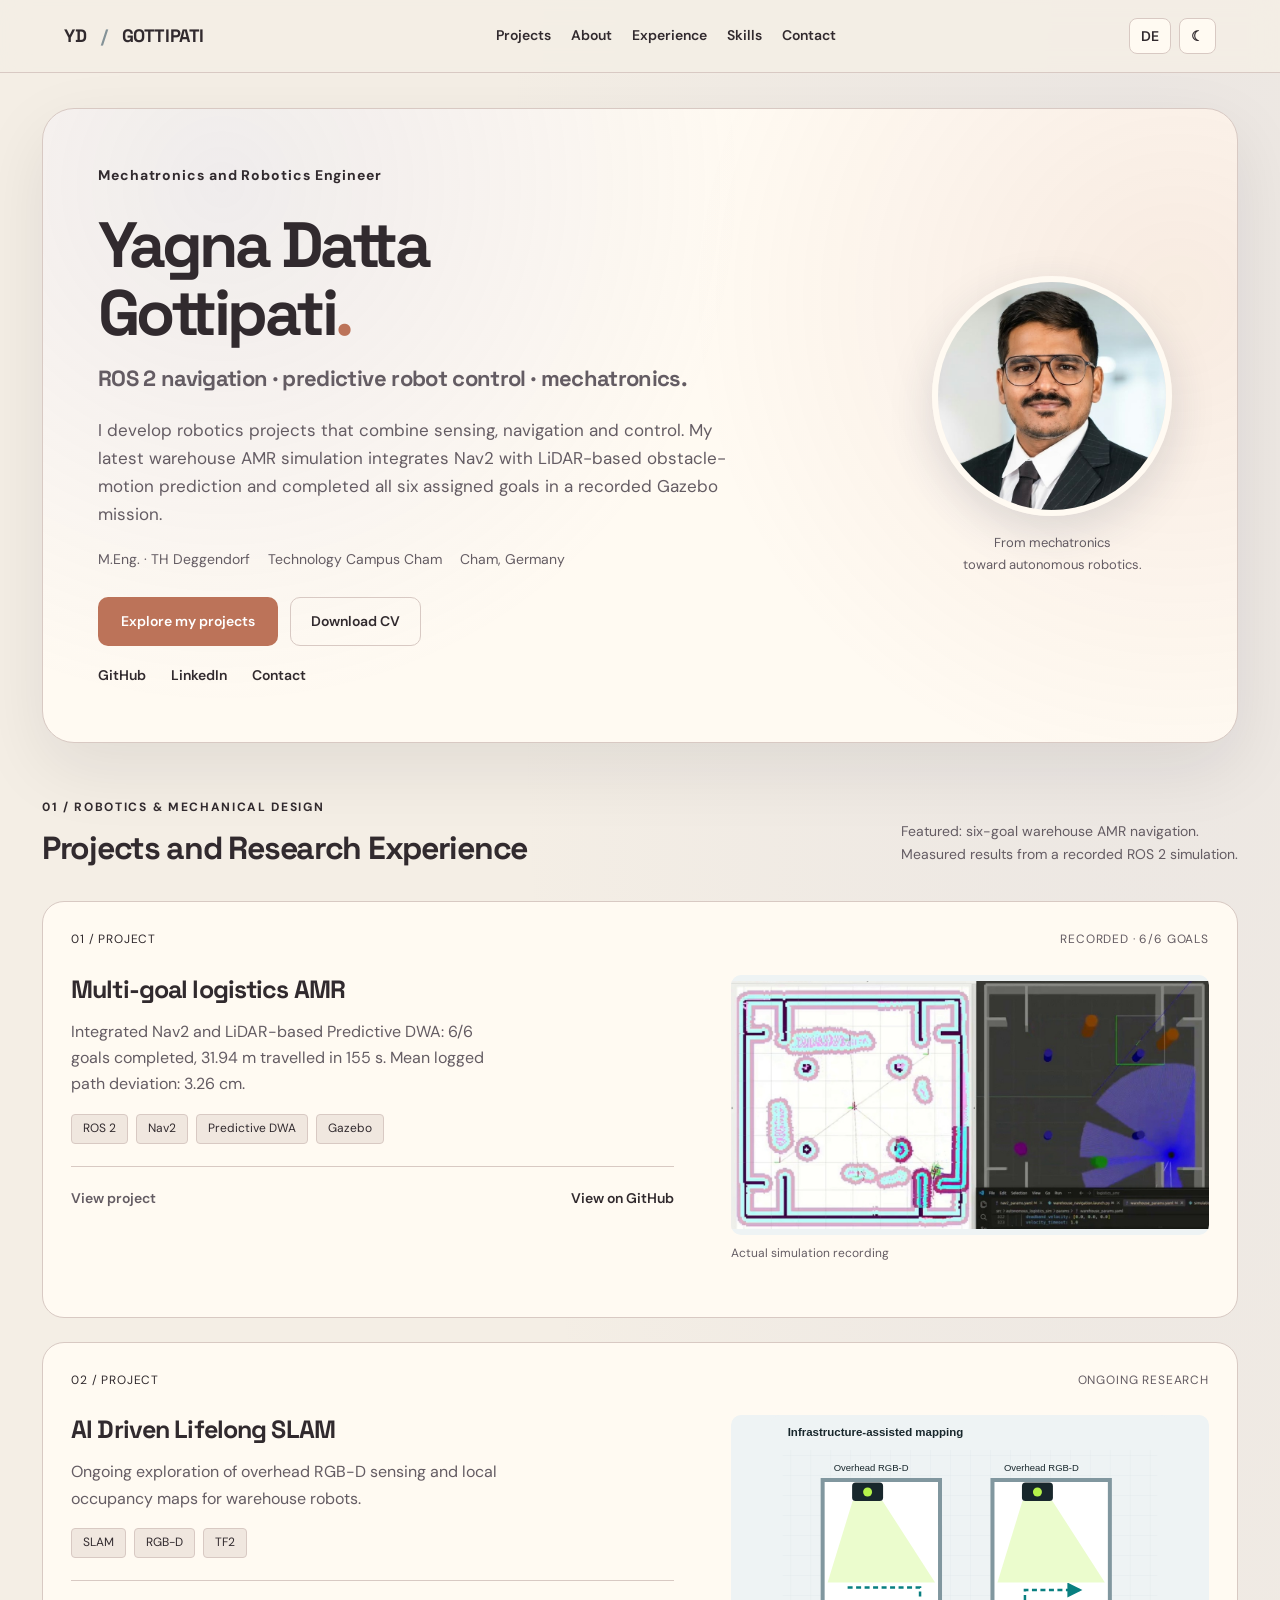
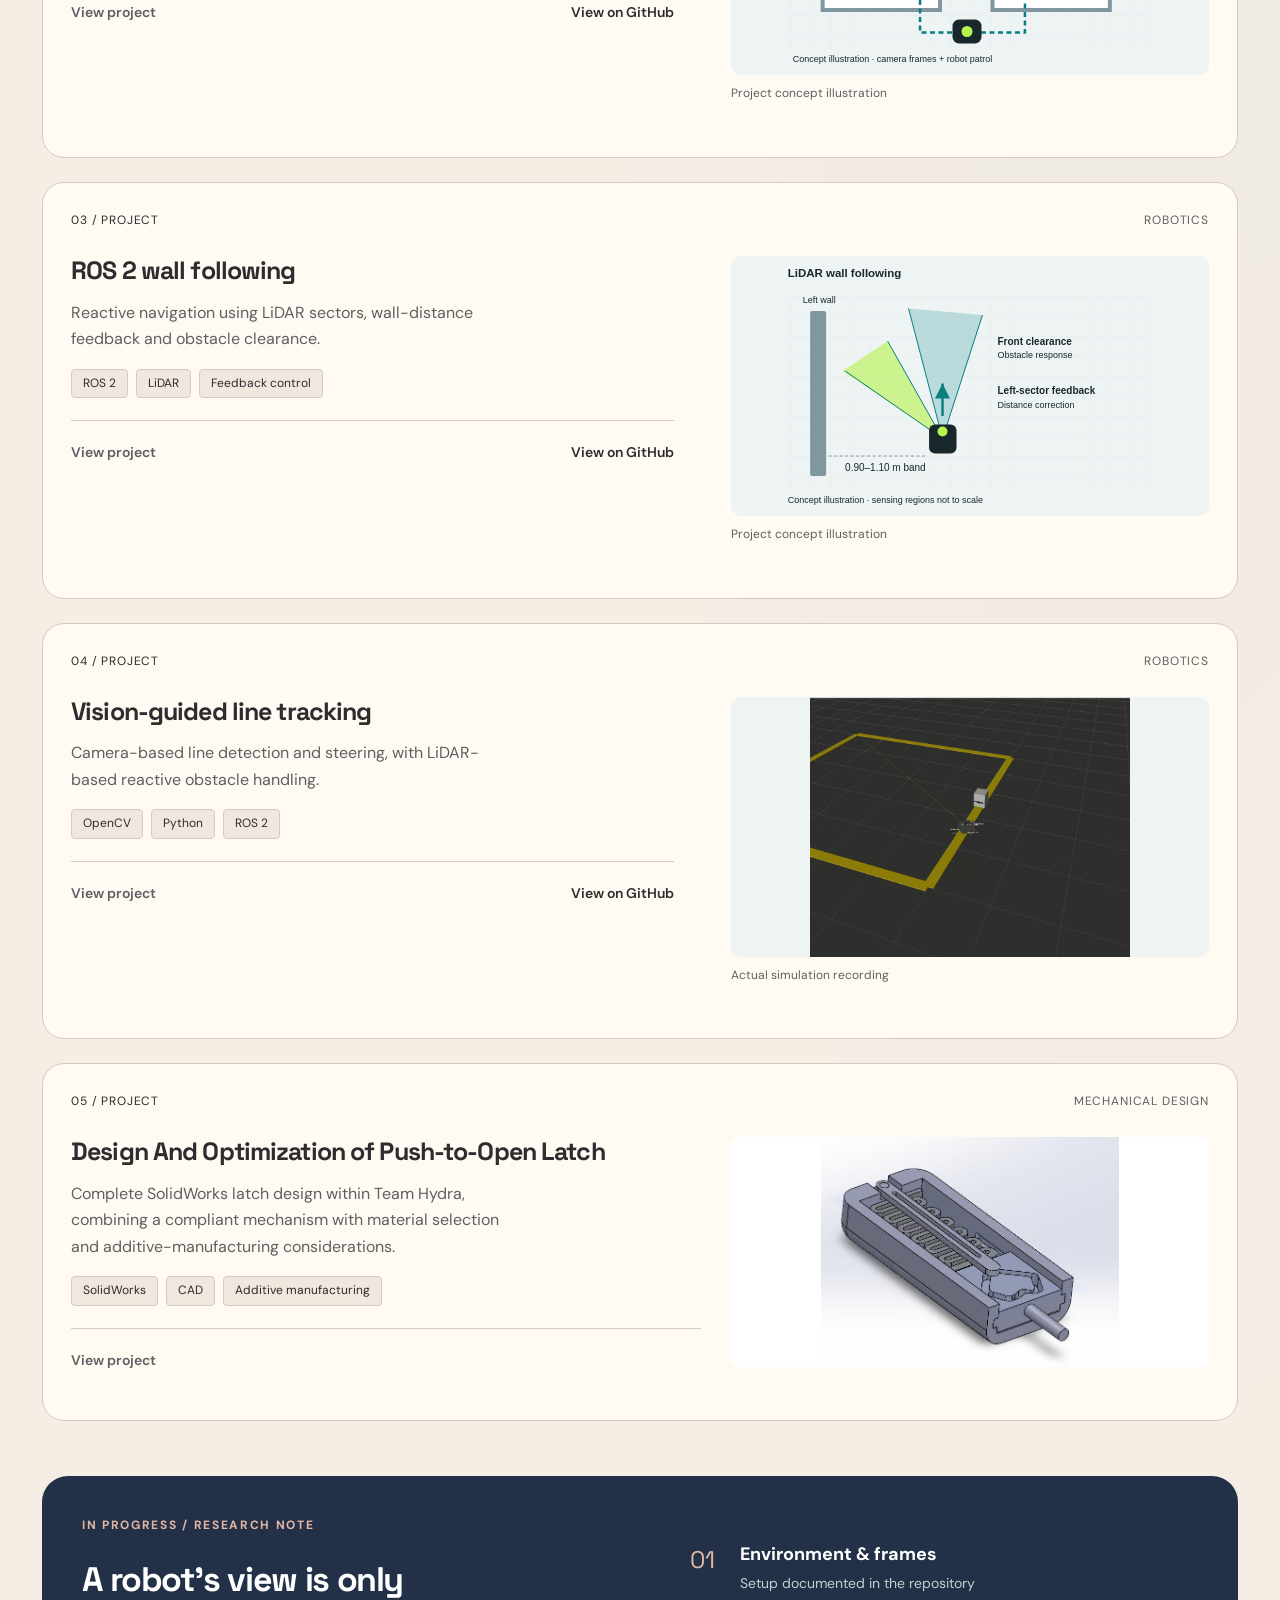
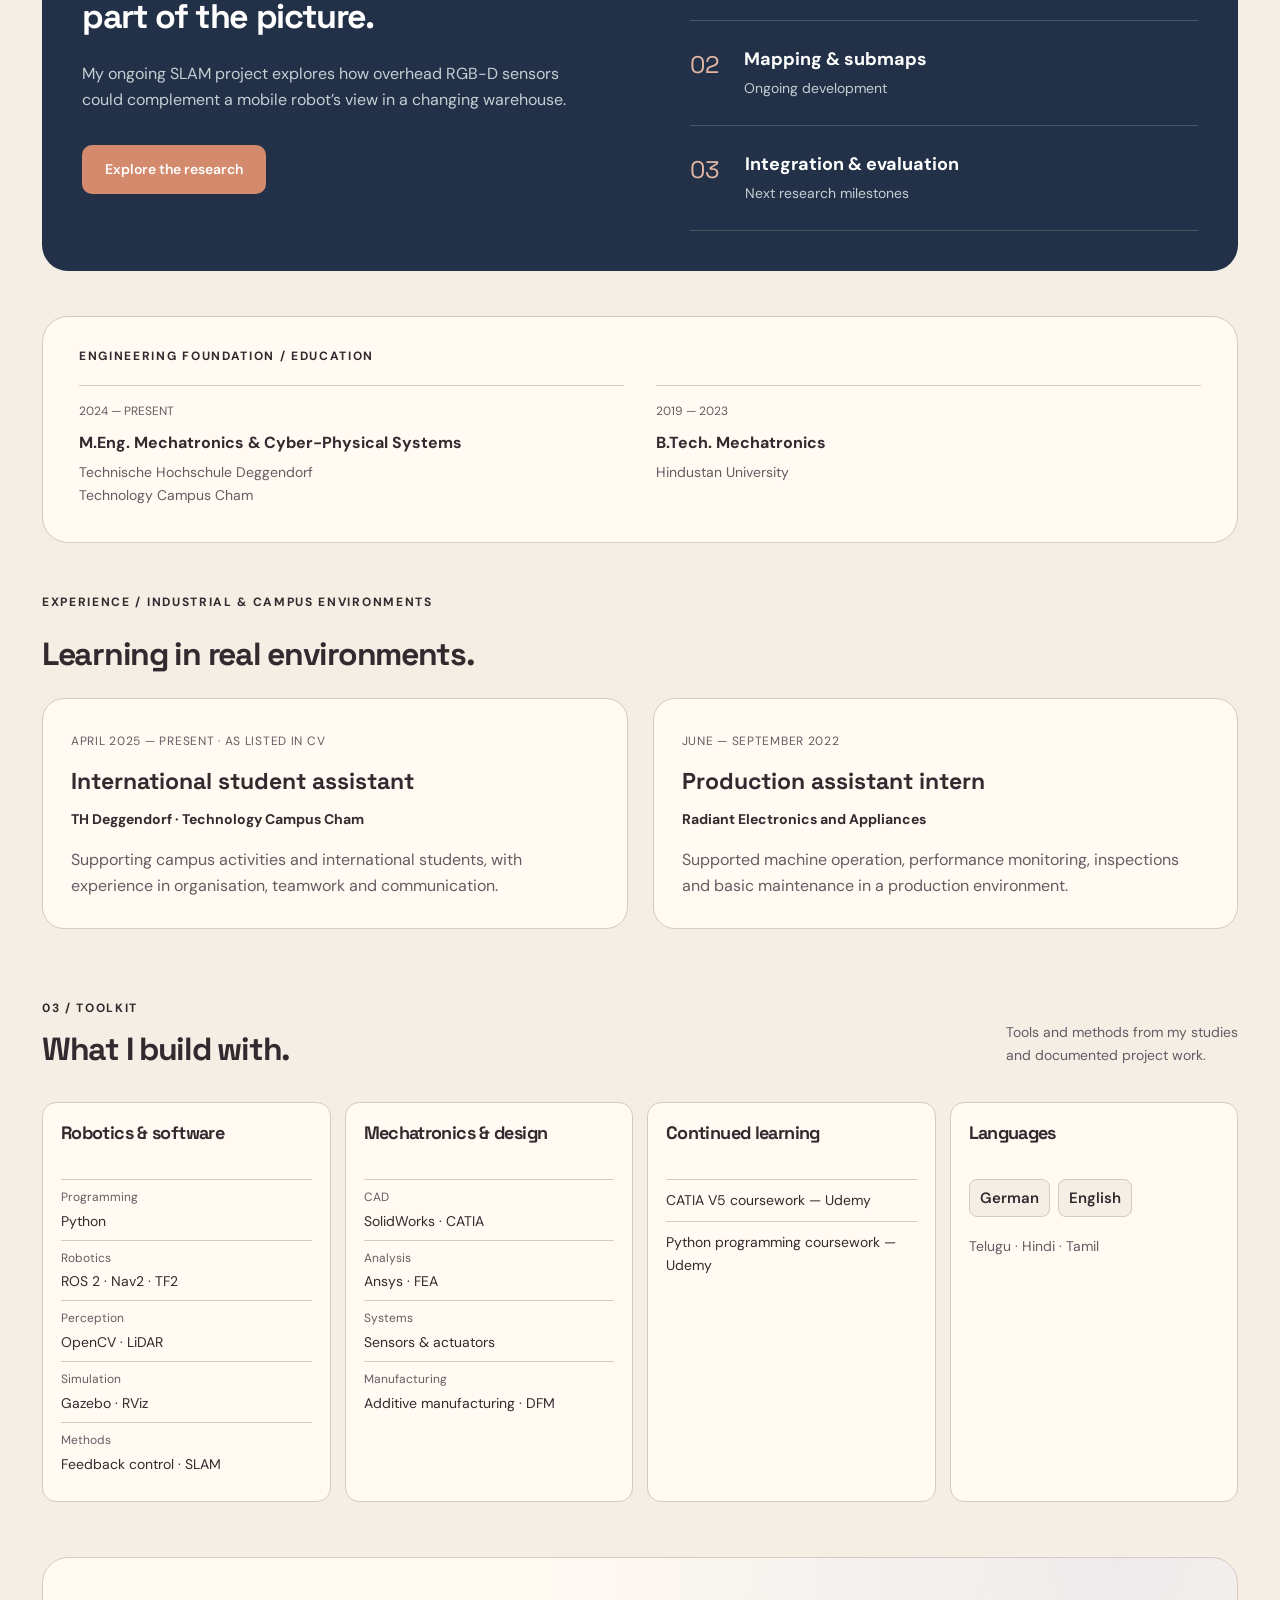
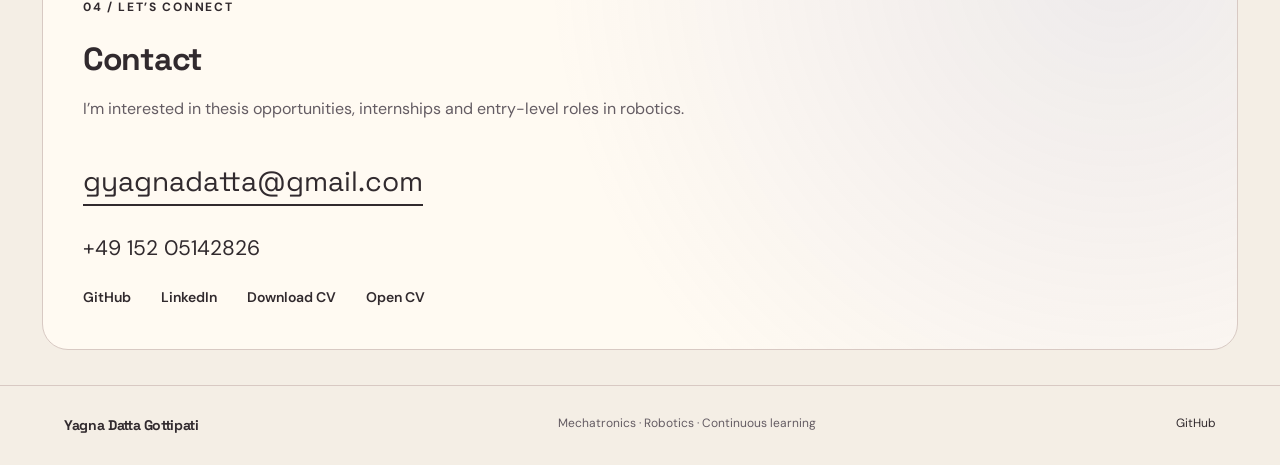
<file: index.html>
<!doctype html>
<html lang="en"><head><meta charset="utf-8"><meta name="viewport" content="width=device-width,initial-scale=1"><title>Mechatronics &amp; Robotics | Yagna Datta Gottipati</title><meta name="description" content="Mechatronics and robotics portfolio of Yagna Datta Gottipati. Explore ROS 2 navigation, vision-guided control and ongoing SLAM research."><link rel="stylesheet" href="/style.css?v=project-images-20261113"><link rel="icon" href="data:image/svg+xml,%3Csvg%20xmlns='http://www.w3.org/2000/svg'%20viewBox='0%200%2032%2032'%3E%3Crect%20width='32'%20height='32'%20rx='8'%20fill='%2318272c'/%3E%3Cpath%20d='M8%208l8%2010%208-10M16%2018v7'%20fill='none'%20stroke='%23b6f34b'%20stroke-width='3'/%3E%3C/svg%3E"></head><body><a class="skip" href="#main">Skip to content</a><header><a class="brand" href="/">YD<span> / </span>GOTTIPATI</a><nav aria-label="Main navigation"><a href="/#work">Projects</a><a href="/#about">About</a><a href="/#experience">Experience</a><a href="/#skills">Skills</a><a href="/#contact">Contact</a><a class="cv" href="/yagna-datta-cv.pdf" download="Yagna-Datta-Gottipati-CV.pdf" target="_blank" rel="noopener">Download CV</a></nav><div class="preferences"><button type="button" id="language" aria-label="Switch language">DE</button><button type="button" id="theme" aria-label="Switch colour theme">☾</button></div></header><main id="main"><section class="hero" id="home"><div class="hero-copy"><p class="eyebrow">Mechatronics and Robotics Engineer</p><h1>Yagna Datta<br>Gottipati<span class="hero-period">.</span></h1><h2 class="role">ROS 2 navigation · predictive robot control · mechatronics.</h2><p class="intro">I develop robotics projects that combine sensing, navigation and control. My latest warehouse AMR simulation integrates Nav2 with LiDAR-based obstacle-motion prediction and completed all six assigned goals in a recorded Gazebo mission.</p><div class="hero-facts"><span>M.Eng. · TH Deggendorf</span><span>Technology Campus Cham</span><span>Cham, Germany</span></div><div class="hero-actions"><a class="button" href="#work">Explore my projects</a><a class="outline-button" href="/yagna-datta-cv.pdf" download="Yagna-Datta-Gottipati-CV.pdf" target="_blank" rel="noopener">Download CV</a></div><div class="social-row"><a href="https://github.com/YAGNADATTA25" target="_blank" rel="noopener">GitHub</a><a href="https://de.linkedin.com/in/yagna-datta-gottipati-1091b8241" target="_blank" rel="noopener">LinkedIn</a><a href="#contact">Contact</a></div></div><div class="portrait-wrap"><div class="portrait-frame"><img class="portrait" src="/portrait-new.jpg" alt="Portrait of Yagna Datta Gottipati"></div><p>From mechatronics<br>toward autonomous robotics.</p></div></section><section class="work section" id="work"><div class="section-head"><div><p class="eyebrow">01 / ROBOTICS &amp; MECHANICAL DESIGN</p><h2>Projects and Research Experience</h2></div><p>Featured: six-goal warehouse AMR navigation.<br>Measured results from a recorded ROS 2 simulation.</p></div><div class="project-grid"><article class="project visual-project"><div class="project-top"><span class="number">01 / PROJECT</span><span class="kind">RECORDED · 6/6 GOALS</span></div><figure class="project-visual"><img src="/project-media/logistics-amr.jpg" alt="Recorded Gazebo and RViz warehouse AMR mission" loading="lazy"><figcaption>Actual simulation recording</figcaption></figure><h3>Multi-goal logistics AMR</h3><p>Integrated Nav2 and LiDAR-based Predictive DWA: 6/6 goals completed, 31.94 m travelled in 155 s. Mean logged path deviation: 3.26 cm.</p><div class="tags"><span>ROS 2</span><span>Nav2</span><span>Predictive DWA</span><span>Gazebo</span></div><div class="project-bottom"><a class="project-detail-link" href="/logistics-amr.html">View project</a><a class="github-link" href="https://github.com/YAGNADATTA25/Multi-Goal-Logistics-AMR-with-Hybrid-Predictive-DWA-and-Directional-Safety-Reflex-Loops." target="_blank" rel="noopener">View on GitHub</a></div></article><article class="project visual-project"><div class="project-top"><span class="number">02 / PROJECT</span><span class="kind">ONGOING RESEARCH</span></div><figure class="project-visual"><img src="/project-media/lifelong-slam.svg" alt="Concept diagram of overhead RGB-D cameras and robot mapping patrol" loading="lazy"><figcaption>Project concept illustration</figcaption></figure><h3>AI Driven Lifelong SLAM</h3><p>Ongoing exploration of overhead RGB-D sensing and local occupancy maps for warehouse robots.</p><div class="tags"><span>SLAM</span><span>RGB-D</span><span>TF2</span></div><div class="project-bottom"><a class="project-detail-link" href="/lifelong-slam.html">View project</a><a class="github-link" href="https://github.com/YAGNADATTA25/lifelong-slam-ai-warehouse" target="_blank" rel="noopener">View on GitHub</a></div></article><article class="project visual-project"><div class="project-top"><span class="number">03 / PROJECT</span><span class="kind">ROBOTICS</span></div><figure class="project-visual"><img src="/project-media/wall-following.svg" alt="Concept diagram of LiDAR wall-distance feedback and frontal obstacle detection" loading="lazy"><figcaption>Project concept illustration</figcaption></figure><h3>ROS 2 wall following</h3><p>Reactive navigation using LiDAR sectors, wall-distance feedback and obstacle clearance.</p><div class="tags"><span>ROS 2</span><span>LiDAR</span><span>Feedback control</span></div><div class="project-bottom"><a class="project-detail-link" href="/wall-following.html">View project</a><a class="github-link" href="https://github.com/YAGNADATTA25/ROS2-WALL-FOLLOWING-WITH-ASYMMETRIC-ANGULAR-SHEILDING" target="_blank" rel="noopener">View on GitHub</a></div></article><article class="project visual-project"><div class="project-top"><span class="number">04 / PROJECT</span><span class="kind">ROBOTICS</span></div><figure class="project-visual"><img src="/project-media/line-tracking.jpg" alt="RViz view of the yellow-line tracking simulation and obstacle" loading="lazy"><figcaption>Actual simulation recording</figcaption></figure><h3>Vision-guided line tracking</h3><p>Camera-based line detection and steering, with LiDAR-based reactive obstacle handling.</p><div class="tags"><span>OpenCV</span><span>Python</span><span>ROS 2</span></div><div class="project-bottom"><a class="project-detail-link" href="/line-tracking.html">View project</a><a class="github-link" href="https://github.com/YAGNADATTA25/autonomous-line-tracking-vision-robot" target="_blank" rel="noopener">View on GitHub</a></div></article><article class="project latch-project"><div class="project-top"><span class="number">05 / PROJECT</span><span class="kind">MECHANICAL DESIGN</span></div><img class="latch-card-image" src="/latch-media/internal-assembly.jpg" alt="SolidWorks push-to-open latch assembly" loading="lazy"><h3>Design And Optimization of Push-to-Open Latch</h3><p>Complete SolidWorks latch design within Team Hydra, combining a compliant mechanism with material selection and additive-manufacturing considerations.</p><div class="tags"><span>SolidWorks</span><span>CAD</span><span>Additive manufacturing</span></div><div class="project-bottom"><a class="project-detail-link" href="/push-to-open-latch.html">View project</a></div></article></div></section><section class="research section"><div><p class="eyebrow">IN PROGRESS / RESEARCH NOTE</p><h2>A robot’s view is only<br>part of the picture.</h2><p>My ongoing SLAM project explores how overhead RGB-D sensors could complement a mobile robot’s view in a changing warehouse.</p><a class="button light" href="/lifelong-slam.html">Explore the research</a></div><div class="roadmap"><div><span>01</span><p><b>Environment &amp; frames</b><small>Setup documented in the repository</small></p></div><div><span>02</span><p><b>Mapping &amp; submaps</b><small>Ongoing development</small></p></div><div><span>03</span><p><b>Integration &amp; evaluation</b><small>Next research milestones</small></p></div></div></section><section class="about section education-only" id="about"><p class="eyebrow">ENGINEERING FOUNDATION / EDUCATION</p><div class="education"><div><span>2024 — PRESENT</span><b>M.Eng. Mechatronics &amp; Cyber-Physical Systems</b><p>Technische Hochschule Deggendorf<br>Technology Campus Cham</p></div><div><span>2019 — 2023</span><b>B.Tech. Mechatronics</b><p>Hindustan University</p></div></div></section><section class="experience section" id="experience"><p class="eyebrow">EXPERIENCE / INDUSTRIAL &amp; CAMPUS ENVIRONMENTS</p><h2>Learning in real environments.</h2><div class="experience-grid"><article><span class="experience-date">APRIL 2025 — PRESENT · AS LISTED IN CV</span><h3>International student assistant</h3><b>TH Deggendorf · Technology Campus Cham</b><p>Supporting campus activities and international students, with experience in organisation, teamwork and communication.</p></article><article><span class="experience-date">JUNE — SEPTEMBER 2022</span><h3>Production assistant intern</h3><b>Radiant Electronics and Appliances</b><p>Supported machine operation, performance monitoring, inspections and basic maintenance in a production environment.</p></article></div></section><section class="skills section" id="skills"><div class="section-head"><div><p class="eyebrow">03 / TOOLKIT</p><h2>What I build with.</h2></div><p>Tools and methods from my studies<br>and documented project work.</p></div><div class="skill-grid"><div><h3>Robotics &amp; software</h3><dl class="tool-list"><div><dt>Programming</dt><dd>Python</dd></div><div><dt>Robotics</dt><dd>ROS 2 · Nav2 · TF2</dd></div><div><dt>Perception</dt><dd>OpenCV · LiDAR</dd></div><div><dt>Simulation</dt><dd>Gazebo · RViz</dd></div><div><dt>Methods</dt><dd>Feedback control · SLAM</dd></div></dl></div><div><h3>Mechatronics &amp; design</h3><dl class="tool-list"><div><dt>CAD</dt><dd>SolidWorks · CATIA</dd></div><div><dt>Analysis</dt><dd>Ansys · FEA</dd></div><div><dt>Systems</dt><dd>Sensors &amp; actuators</dd></div><div><dt>Manufacturing</dt><dd>Additive manufacturing · DFM</dd></div></dl></div><div><h3>Continued learning</h3><ul class="learning-list"><li>CATIA V5 coursework — Udemy</li><li>Python programming coursework — Udemy</li></ul></div><div><h3>Languages</h3><div class="primary-languages"><span>German</span><span>English</span></div><p class="other-languages">Telugu · Hindi · Tamil</p></div></div></section><section class="contact section" id="contact"><p class="eyebrow">04 / LET’S CONNECT</p><h2>Contact</h2><p>I’m interested in thesis opportunities, internships and entry-level roles in robotics.</p><a class="email" href="mailto:gyagnadatta@gmail.com">gyagnadatta@gmail.com</a><a class="phone" href="tel:+4915205142826">+49 152 05142826</a><div class="contact-links"><a href="https://github.com/YAGNADATTA25" target="_blank" rel="noopener">GitHub</a><a href="https://de.linkedin.com/in/yagna-datta-gottipati-1091b8241" target="_blank" rel="noopener">LinkedIn</a><a href="/yagna-datta-cv.pdf" download="Yagna-Datta-Gottipati-CV.pdf" target="_blank" rel="noopener">Download CV</a><a href="/yagna-datta-cv.pdf" target="_blank" rel="noopener">Open CV</a></div></section></main><footer><a class="brand" href="/">Yagna Datta Gottipati</a><span>Mechatronics · Robotics · Continuous learning</span><a href="https://github.com/YAGNADATTA25" target="_blank" rel="noopener">GitHub</a></footer><script src="/preferences.js"></script></body></html>
</file>
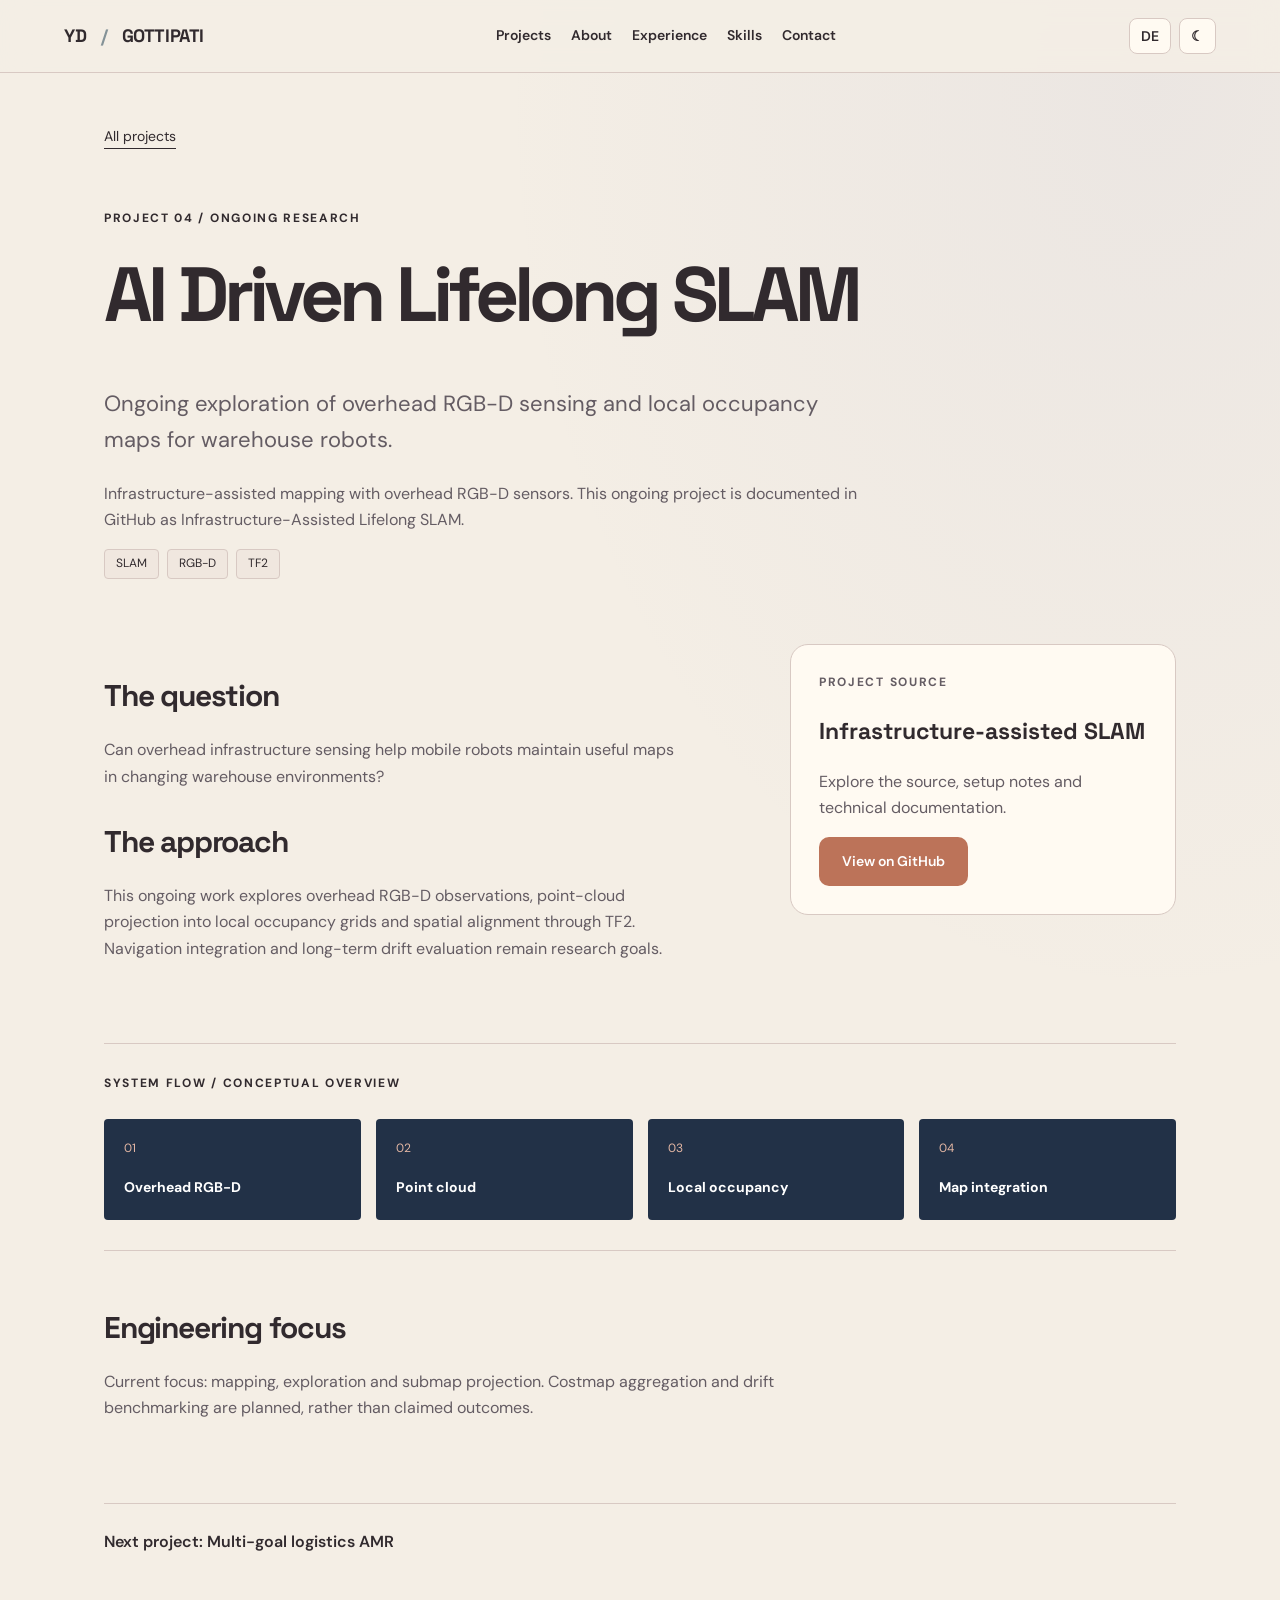
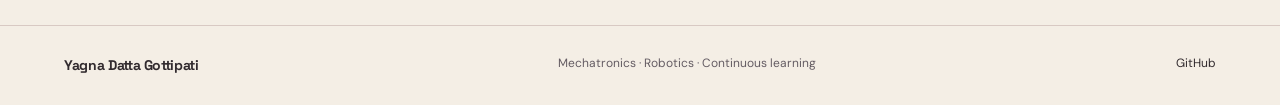
<file: lifelong-slam.html>
<!doctype html>
<html lang="en"><head><meta charset="utf-8"><meta name="viewport" content="width=device-width,initial-scale=1"><title>AI Driven Lifelong SLAM | Yagna Datta Gottipati</title><meta name="description" content="Mechatronics and robotics portfolio of Yagna Datta Gottipati. Explore ROS 2 navigation, vision-guided control and ongoing SLAM research."><link rel="stylesheet" href="/style.css"><link rel="icon" href="data:image/svg+xml,%3Csvg%20xmlns='http://www.w3.org/2000/svg'%20viewBox='0%200%2032%2032'%3E%3Crect%20width='32'%20height='32'%20rx='8'%20fill='%2318272c'/%3E%3Cpath%20d='M8%208l8%2010%208-10M16%2018v7'%20fill='none'%20stroke='%23b6f34b'%20stroke-width='3'/%3E%3C/svg%3E"></head><body><a class="skip" href="#main">Skip to content</a><header><a class="brand" href="/">YD<span> / </span>GOTTIPATI</a><nav aria-label="Main navigation"><a href="/#work">Projects</a><a href="/#about">About</a><a href="/#experience">Experience</a><a href="/#skills">Skills</a><a href="/#contact">Contact</a><a class="cv" href="/yagna-datta-cv.pdf" download="Yagna-Datta-Gottipati-CV.pdf" target="_blank" rel="noopener">Download CV</a></nav><div class="preferences"><button type="button" id="language" aria-label="Switch language">DE</button><button type="button" id="theme" aria-label="Switch colour theme">☾</button></div></header><main id="main" class="detail"><a class="back" href="/#work">All projects</a><p class="eyebrow">PROJECT 04 / ONGOING RESEARCH</p><h1>AI Driven Lifelong SLAM</h1><p class="detail-intro">Ongoing exploration of overhead RGB-D sensing and local occupancy maps for warehouse robots.</p><p class="project-context">Infrastructure-assisted mapping with overhead RGB-D sensors. This ongoing project is documented in GitHub as Infrastructure-Assisted Lifelong SLAM.</p><div class="tags"><span>SLAM</span><span>RGB-D</span><span>TF2</span></div><div class="detail-body"><section><h2>The question</h2><p>Can overhead infrastructure sensing help mobile robots maintain useful maps in changing warehouse environments?</p><h2>The approach</h2><p>This ongoing work explores overhead RGB-D observations, point-cloud projection into local occupancy grids and spatial alignment through TF2. Navigation integration and long-term drift evaluation remain research goals.</p></section><aside><p class="eyebrow">PROJECT SOURCE</p><h3>Infrastructure-assisted SLAM</h3><p>Explore the source, setup notes and technical documentation.</p><a class="button" href="https://github.com/YAGNADATTA25/lifelong-slam-ai-warehouse" target="_blank" rel="noopener">View on GitHub</a></aside></div><section class="pipeline"><p class="eyebrow">SYSTEM FLOW / CONCEPTUAL OVERVIEW</p><div><div><span>01</span><b>Overhead RGB-D</b></div><div><span>02</span><b>Point cloud</b></div><div><span>03</span><b>Local occupancy</b></div><div><span>04</span><b>Map integration</b></div></div></section><section class="note"><h2>Engineering focus</h2><p>Current focus: mapping, exploration and submap projection. Costmap aggregation and drift benchmarking are planned, rather than claimed outcomes.</p></section><div class="detail-next"><a href="/logistics-amr.html">Next project: Multi-goal logistics AMR</a></div></main><footer><a class="brand" href="/">Yagna Datta Gottipati</a><span>Mechatronics · Robotics · Continuous learning</span><a href="https://github.com/YAGNADATTA25" target="_blank" rel="noopener">GitHub</a></footer><script src="/preferences.js"></script></body></html>
</file>
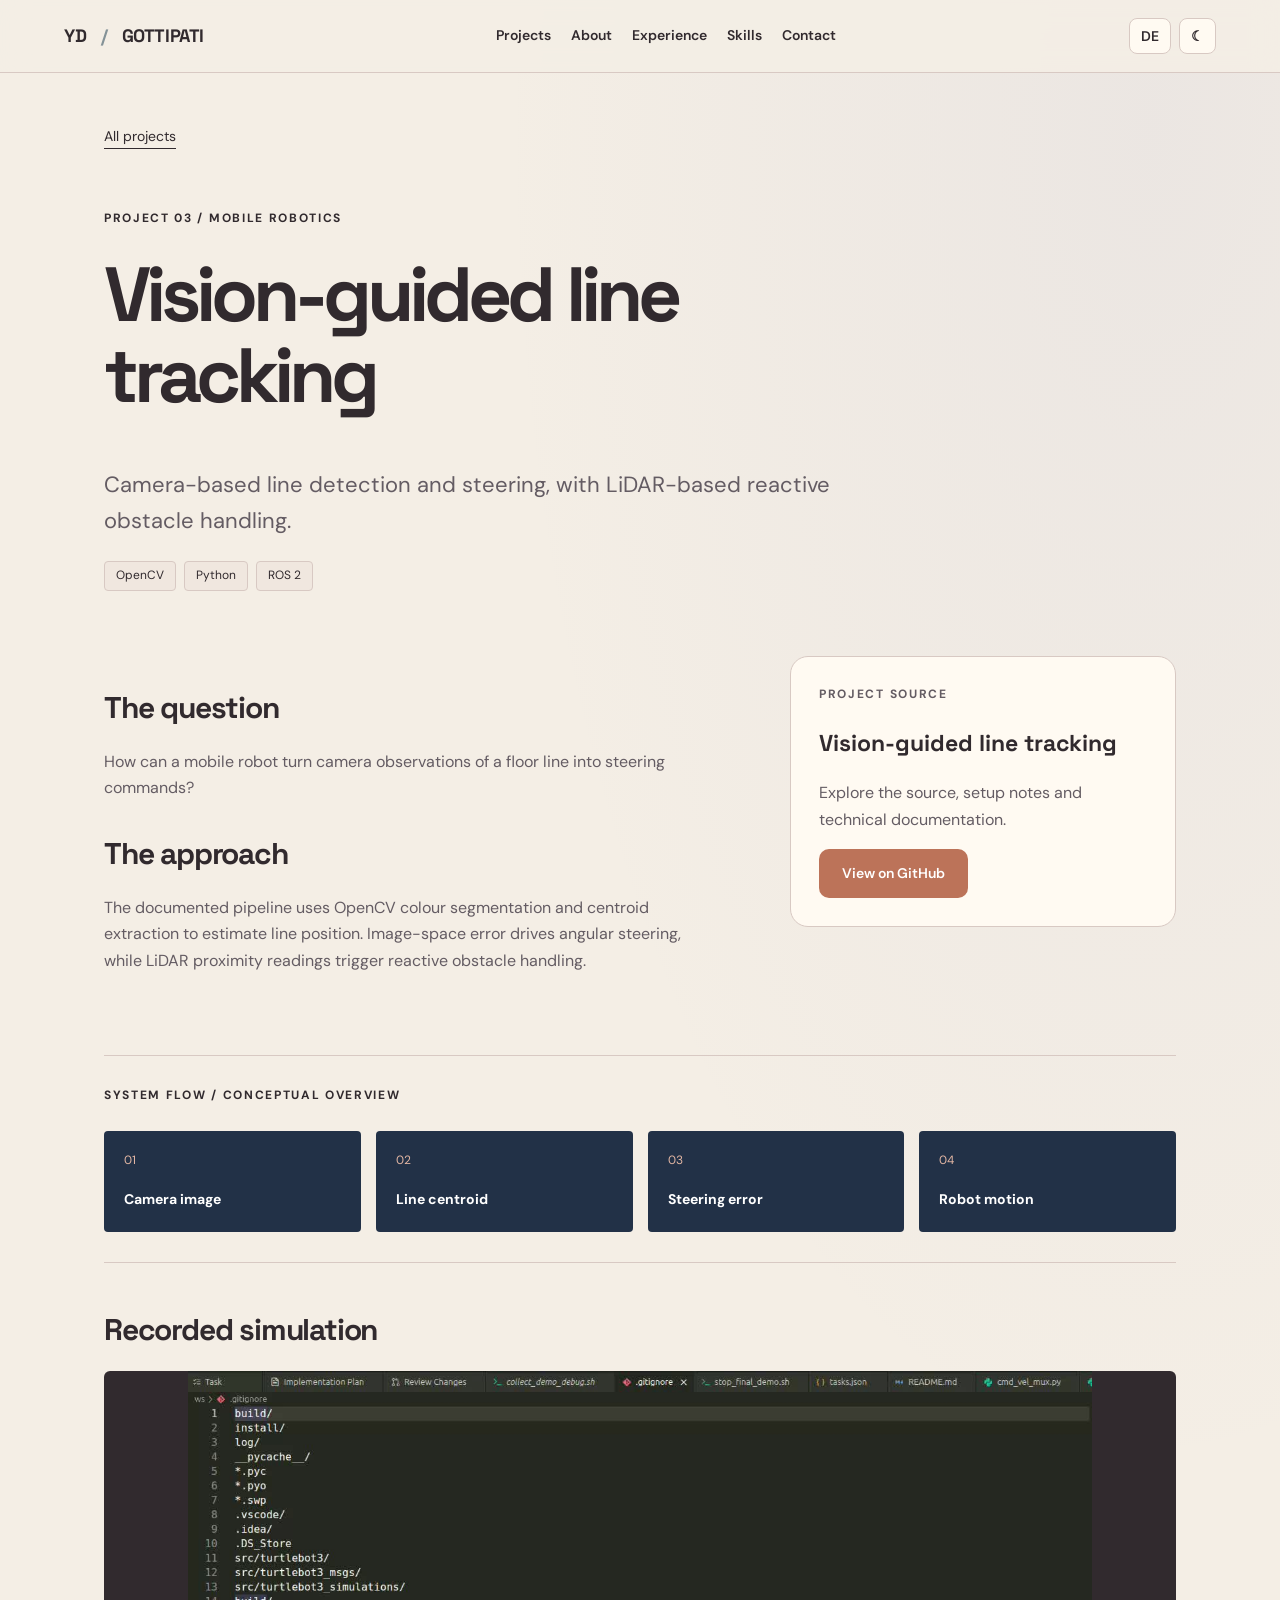
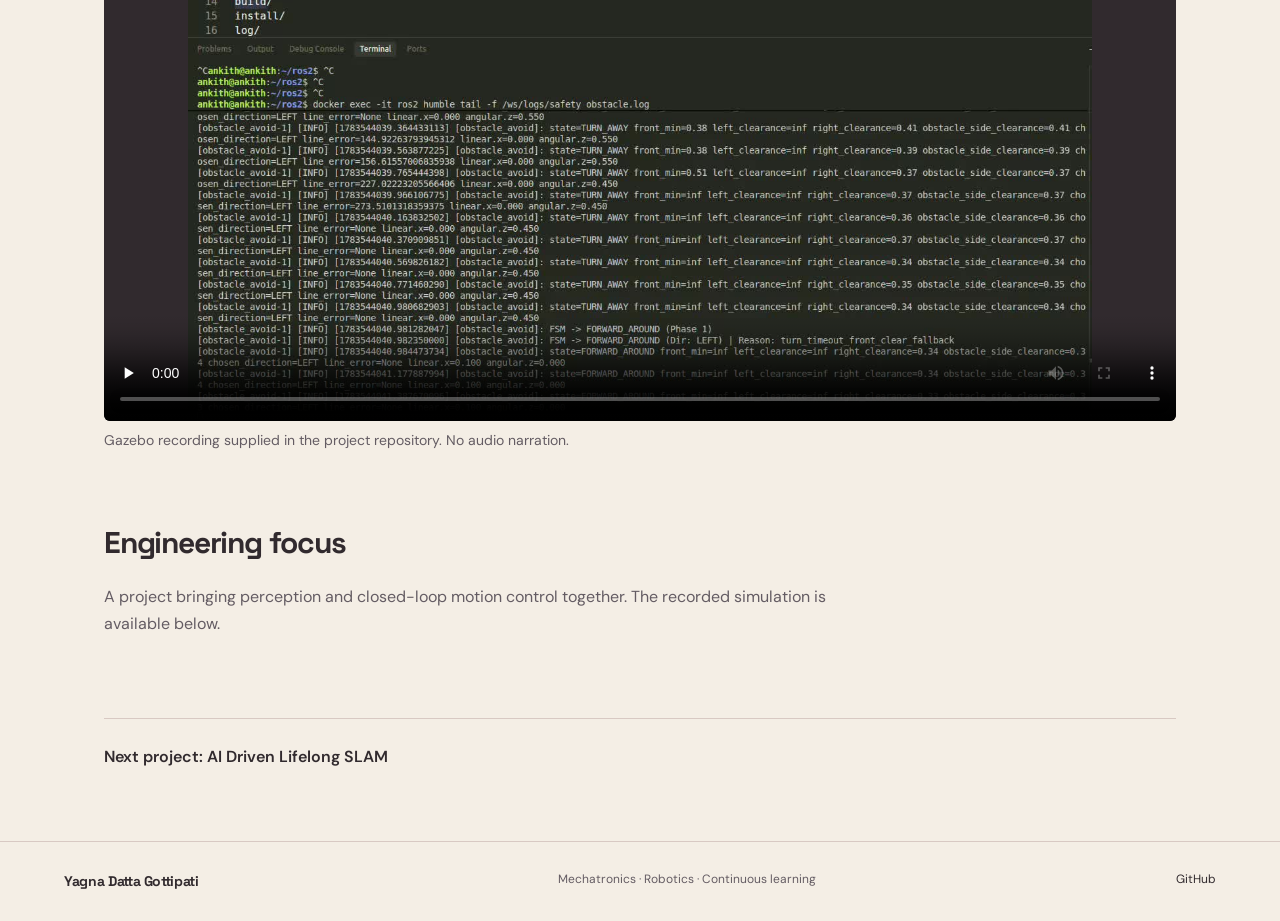
<file: line-tracking.html>
<!doctype html>
<html lang="en"><head><meta charset="utf-8"><meta name="viewport" content="width=device-width,initial-scale=1"><title>Vision-guided line tracking | Yagna Datta Gottipati</title><meta name="description" content="Mechatronics and robotics portfolio of Yagna Datta Gottipati. Explore ROS 2 navigation, vision-guided control and ongoing SLAM research."><link rel="stylesheet" href="/style.css"><link rel="icon" href="data:image/svg+xml,%3Csvg%20xmlns='http://www.w3.org/2000/svg'%20viewBox='0%200%2032%2032'%3E%3Crect%20width='32'%20height='32'%20rx='8'%20fill='%2318272c'/%3E%3Cpath%20d='M8%208l8%2010%208-10M16%2018v7'%20fill='none'%20stroke='%23b6f34b'%20stroke-width='3'/%3E%3C/svg%3E"></head><body><a class="skip" href="#main">Skip to content</a><header><a class="brand" href="/">YD<span> / </span>GOTTIPATI</a><nav aria-label="Main navigation"><a href="/#work">Projects</a><a href="/#about">About</a><a href="/#experience">Experience</a><a href="/#skills">Skills</a><a href="/#contact">Contact</a><a class="cv" href="/yagna-datta-cv.pdf" download="Yagna-Datta-Gottipati-CV.pdf" target="_blank" rel="noopener">Download CV</a></nav><div class="preferences"><button type="button" id="language" aria-label="Switch language">DE</button><button type="button" id="theme" aria-label="Switch colour theme">☾</button></div></header><main id="main" class="detail"><a class="back" href="/#work">All projects</a><p class="eyebrow">PROJECT 03 / MOBILE ROBOTICS</p><h1>Vision-guided line tracking</h1><p class="detail-intro">Camera-based line detection and steering, with LiDAR-based reactive obstacle handling.</p><div class="tags"><span>OpenCV</span><span>Python</span><span>ROS 2</span></div><div class="detail-body"><section><h2>The question</h2><p>How can a mobile robot turn camera observations of a floor line into steering commands?</p><h2>The approach</h2><p>The documented pipeline uses OpenCV colour segmentation and centroid extraction to estimate line position. Image-space error drives angular steering, while LiDAR proximity readings trigger reactive obstacle handling.</p></section><aside><p class="eyebrow">PROJECT SOURCE</p><h3>Vision-guided line tracking</h3><p>Explore the source, setup notes and technical documentation.</p><a class="button" href="https://github.com/YAGNADATTA25/autonomous-line-tracking-vision-robot" target="_blank" rel="noopener">View on GitHub</a></aside></div><section class="pipeline"><p class="eyebrow">SYSTEM FLOW / CONCEPTUAL OVERVIEW</p><div><div><span>01</span><b>Camera image</b></div><div><span>02</span><b>Line centroid</b></div><div><span>03</span><b>Steering error</b></div><div><span>04</span><b>Robot motion</b></div></div></section><section class="demo"><h2>Recorded simulation</h2><video controls preload="none" poster="/line-tracking.jpg"><source src="/line-tracking.webm" type="video/webm">Your browser does not support this video.</source></video><p>Gazebo recording supplied in the project repository. No audio narration.</p></section><section class="note"><h2>Engineering focus</h2><p>A project bringing perception and closed-loop motion control together. The recorded simulation is available below.</p></section><div class="detail-next"><a href="/lifelong-slam.html">Next project: AI Driven Lifelong SLAM</a></div></main><footer><a class="brand" href="/">Yagna Datta Gottipati</a><span>Mechatronics · Robotics · Continuous learning</span><a href="https://github.com/YAGNADATTA25" target="_blank" rel="noopener">GitHub</a></footer><script src="/preferences.js"></script></body></html>
</file>
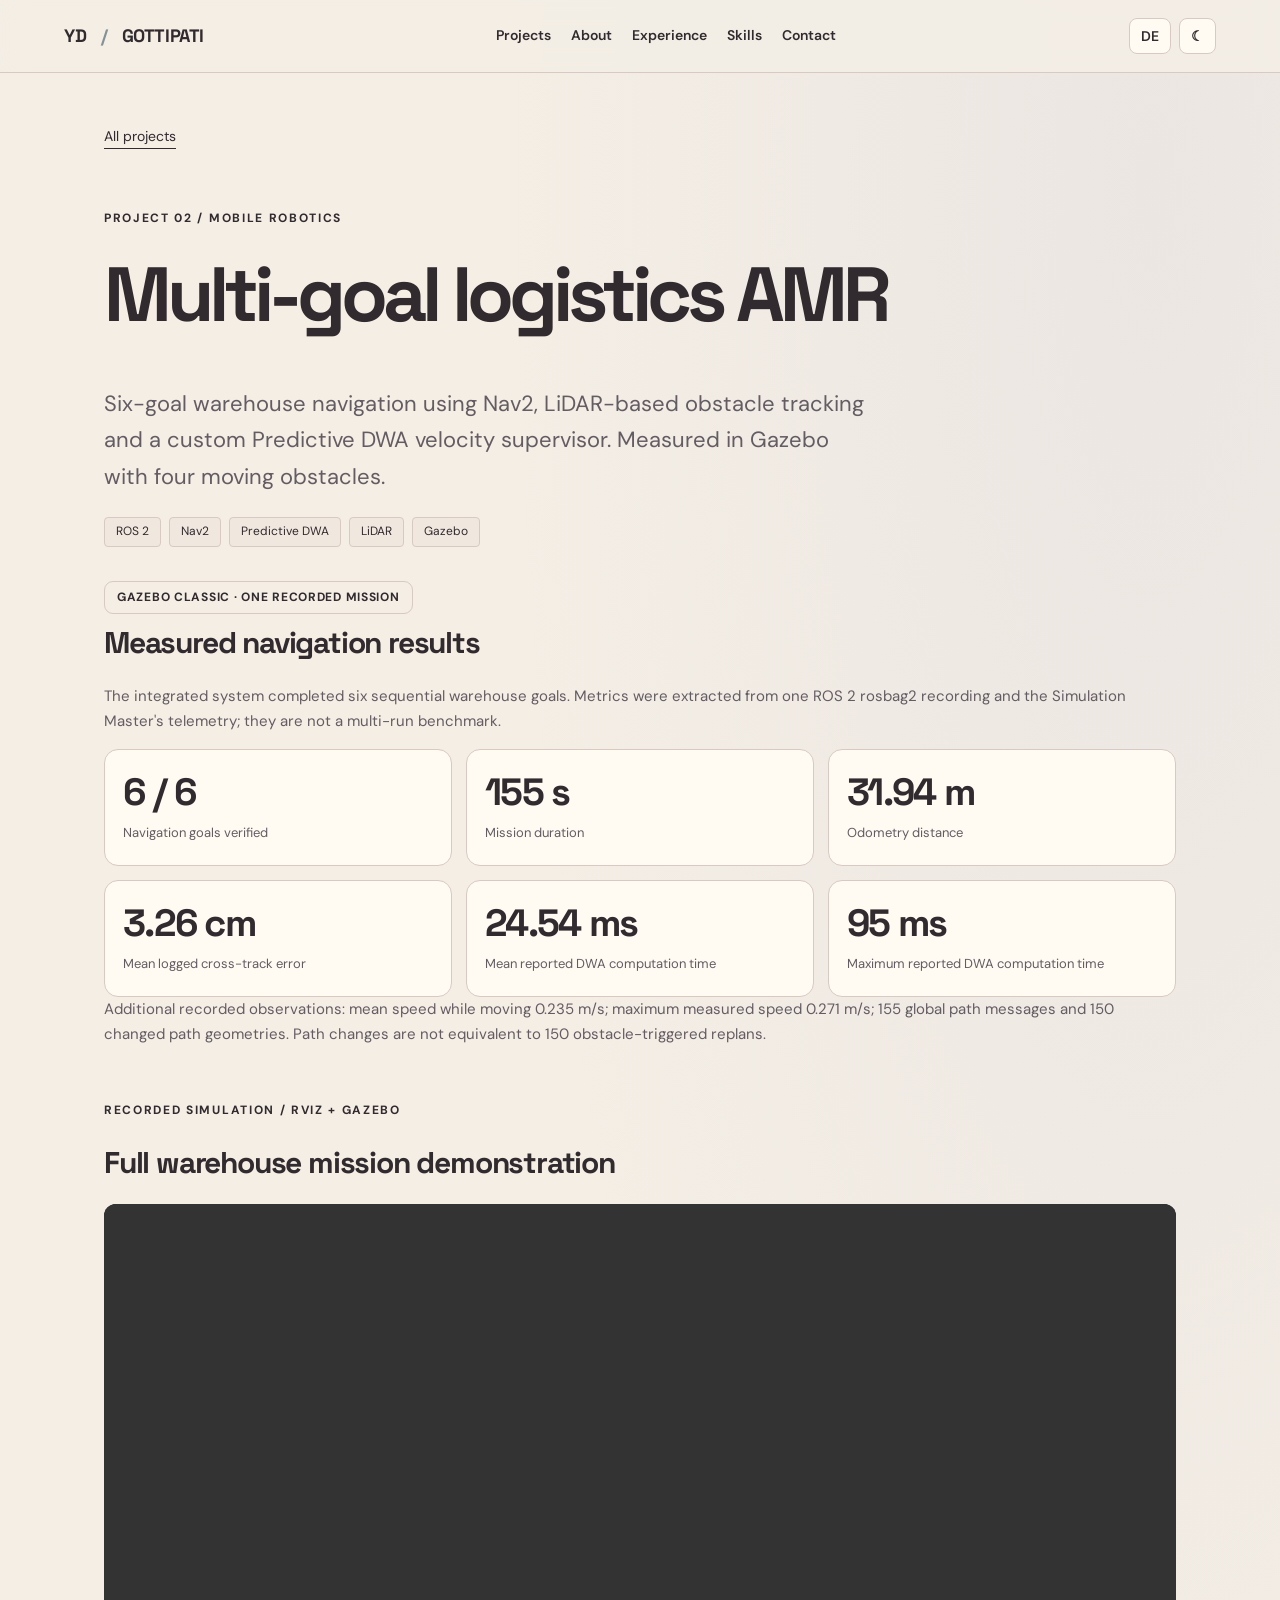
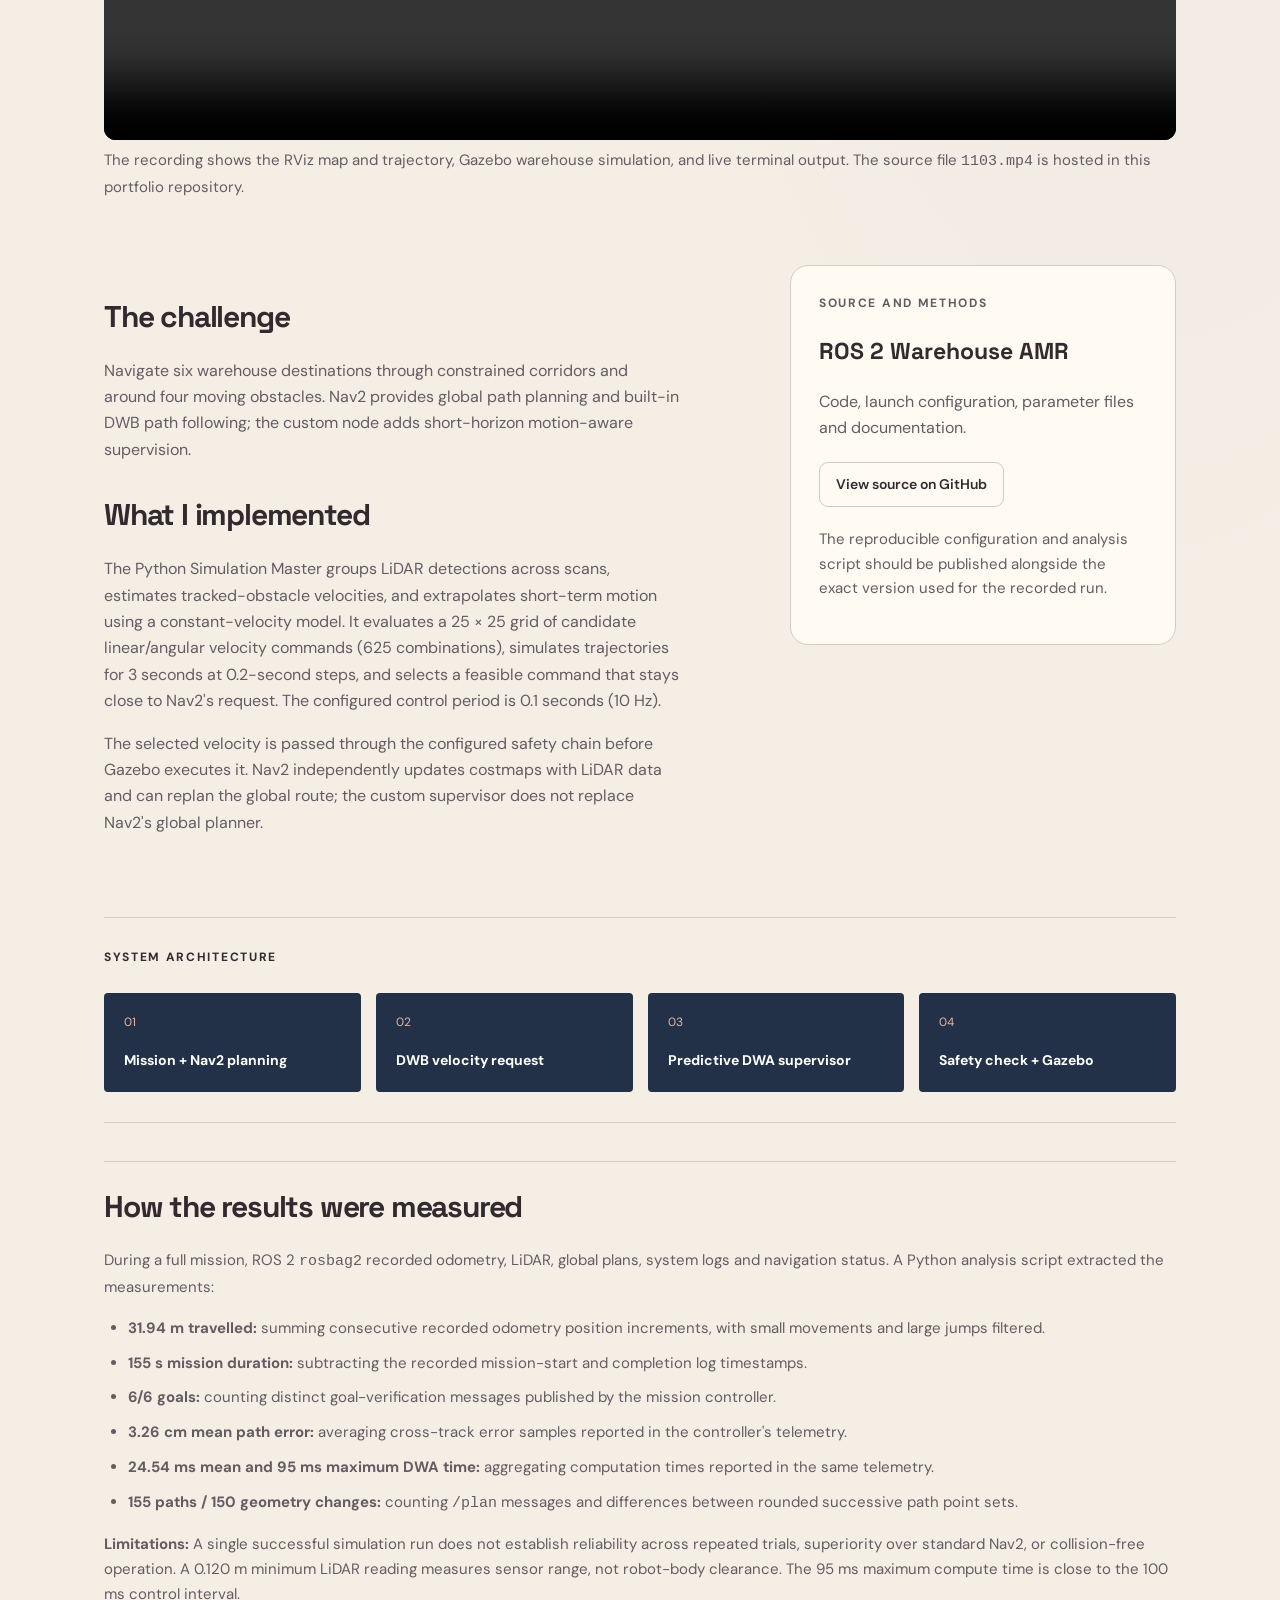
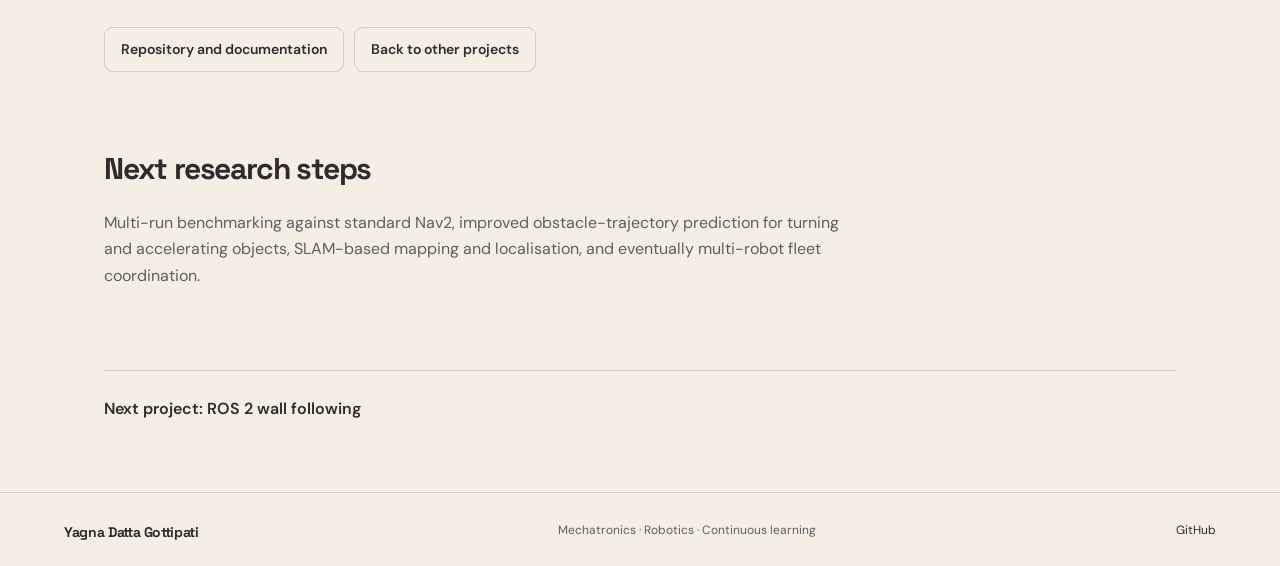
<file: logistics-amr.html>
<!doctype html>
<html lang="en"><head><meta charset="utf-8"><meta name="viewport" content="width=device-width,initial-scale=1"><title>Multi-goal logistics AMR | Yagna Datta Gottipati</title><meta name="description" content="Mechatronics and robotics portfolio of Yagna Datta Gottipati. Explore ROS 2 navigation, vision-guided control and ongoing SLAM research."><link rel="stylesheet" href="/style.css"><link rel="icon" href="data:image/svg+xml,%3Csvg%20xmlns='http://www.w3.org/2000/svg'%20viewBox='0%200%2032%2032'%3E%3Crect%20width='32'%20height='32'%20rx='8'%20fill='%2318272c'/%3E%3Cpath%20d='M8%208l8%2010%208-10M16%2018v7'%20fill='none'%20stroke='%23b6f34b'%20stroke-width='3'/%3E%3C/svg%3E"></head><body><a class="skip" href="#main">Skip to content</a><header><a class="brand" href="/">YD<span> / </span>GOTTIPATI</a><nav aria-label="Main navigation"><a href="/#work">Projects</a><a href="/#about">About</a><a href="/#experience">Experience</a><a href="/#skills">Skills</a><a href="/#contact">Contact</a><a class="cv" href="/yagna-datta-cv.pdf" download="Yagna-Datta-Gottipati-CV.pdf" target="_blank" rel="noopener">Download CV</a></nav><div class="preferences"><button type="button" id="language" aria-label="Switch language">DE</button><button type="button" id="theme" aria-label="Switch colour theme">☾</button></div></header><main id="main" class="detail"><a class="back" href="/#work">All projects</a><p class="eyebrow">PROJECT 02 / MOBILE ROBOTICS</p><h1>Multi-goal logistics AMR</h1><p class="detail-intro">Six-goal warehouse navigation using Nav2, LiDAR-based obstacle tracking and a custom Predictive DWA velocity supervisor. Measured in Gazebo with four moving obstacles.</p><div class="tags"><span>ROS 2</span><span>Nav2</span><span>Predictive DWA</span><span>LiDAR</span><span>Gazebo</span></div>
<style>
.amr-results{margin:34px 0 54px}.amr-kpis{display:grid;grid-template-columns:repeat(3,minmax(0,1fr));gap:14px}.amr-kpi{border:1px solid var(--line);border-radius:14px;background:var(--surface);padding:22px 18px}.amr-kpi strong{display:block;font:700 clamp(25px,3vw,38px)/1.1 "Space Grotesk",sans-serif;letter-spacing:-.045em}.amr-kpi span{display:block;color:var(--muted);font-size:13px;margin-top:8px}.amr-caption,.amr-method p,.amr-method li{color:var(--muted);font-size:15px}.amr-method{border-top:1px solid var(--line);padding-top:28px;margin-top:38px}.amr-method h2,.amr-results h2{font-size:30px}.amr-method ul{padding-left:24px}.amr-method li{margin:10px 0}.amr-video-placeholder{background:var(--surface);padding:28px;border:1px dashed var(--line);border-radius:12px;color:var(--muted)}.amr-video video{width:100%;border-radius:12px;max-height:650px;background:#121822}.amr-video{margin:40px 0}.amr-video h2{font-size:30px}.amr-badge{display:inline-block;border:1px solid var(--line);border-radius:9px;padding:6px 12px;font-size:12px;letter-spacing:.06em;font-weight:700}.amr-pipeline{font-size:15px}.amr-links{display:flex;flex-wrap:wrap;gap:10px;margin:20px 0}.amr-links a{padding:10px 16px;border:1px solid var(--line);border-radius:9px;font-size:14px;font-weight:600}.amr-links a:hover{border-color:var(--lime)}@media(max-width:700px){.amr-kpis{grid-template-columns:repeat(2,minmax(0,1fr))}}@media(max-width:400px){.amr-kpis{grid-template-columns:1fr}}
</style>
<section class="amr-results" aria-labelledby="amr-results-heading">
<p class="amr-badge">GAZEBO CLASSIC · ONE RECORDED MISSION</p>
<h2 id="amr-results-heading">Measured navigation results</h2>
<p class="amr-caption">The integrated system completed six sequential warehouse goals. Metrics were extracted from one ROS 2 rosbag2 recording and the Simulation Master's telemetry; they are not a multi-run benchmark.</p>
<div class="amr-kpis">
<div class="amr-kpi"><strong>6 / 6</strong><span>Navigation goals verified</span></div>
<div class="amr-kpi"><strong>155 s</strong><span>Mission duration</span></div>
<div class="amr-kpi"><strong>31.94 m</strong><span>Odometry distance</span></div>
<div class="amr-kpi"><strong>3.26 cm</strong><span>Mean logged cross-track error</span></div>
<div class="amr-kpi"><strong>24.54 ms</strong><span>Mean reported DWA computation time</span></div>
<div class="amr-kpi"><strong>95 ms</strong><span>Maximum reported DWA computation time</span></div>
</div>
<p class="amr-caption">Additional recorded observations: mean speed while moving 0.235 m/s; maximum measured speed 0.271 m/s; 155 global path messages and 150 changed path geometries. Path changes are not equivalent to 150 obstacle-triggered replans.</p>
</section>
<section class="amr-video" aria-labelledby="amr-video-heading">
<p class="eyebrow">RECORDED SIMULATION / RVIZ + GAZEBO</p>
<h2 id="amr-video-heading">Full warehouse mission demonstration</h2>
<div id="amr-video-slot" class="amr-video-placeholder">The recorded warehouse AMR demonstration video is available below.</div>
<p class="amr-caption">The recording shows the RViz map and trajectory, Gazebo warehouse simulation, and live terminal output. The source file <code>1103.mp4</code> is hosted in this portfolio repository.</p>
</section>
<div class="detail-body">
<section>
<h2>The challenge</h2>
<p>Navigate six warehouse destinations through constrained corridors and around four moving obstacles. Nav2 provides global path planning and built-in DWB path following; the custom node adds short-horizon motion-aware supervision.</p>
<h2>What I implemented</h2>
<p>The Python Simulation Master groups LiDAR detections across scans, estimates tracked-obstacle velocities, and extrapolates short-term motion using a constant-velocity model. It evaluates a 25 × 25 grid of candidate linear/angular velocity commands (625 combinations), simulates trajectories for 3 seconds at 0.2-second steps, and selects a feasible command that stays close to Nav2's request. The configured control period is 0.1 seconds (10 Hz).</p>
<p>The selected velocity is passed through the configured safety chain before Gazebo executes it. Nav2 independently updates costmaps with LiDAR data and can replan the global route; the custom supervisor does not replace Nav2's global planner.</p>
</section>
<aside>
<p class="eyebrow">SOURCE AND METHODS</p>
<h3>ROS 2 Warehouse AMR</h3>
<p>Code, launch configuration, parameter files and documentation.</p>
<div class="amr-links"><a href="https://github.com/YAGNADATTA25/Multi-Goal-Logistics-AMR-with-Hybrid-Predictive-DWA-and-Directional-Safety-Reflex-Loops." target="_blank" rel="noopener">View source on GitHub</a></div>
<p class="amr-caption">The reproducible configuration and analysis script should be published alongside the exact version used for the recorded run.</p>
</aside>
</div>
<section class="pipeline" aria-label="Architecture">
<p class="eyebrow">SYSTEM ARCHITECTURE</p>
<div class="amr-pipeline">
<div><span>01</span><b>Mission + Nav2 planning</b></div>
<div><span>02</span><b>DWB velocity request</b></div>
<div><span>03</span><b>Predictive DWA supervisor</b></div>
<div><span>04</span><b>Safety check + Gazebo</b></div>
</div>
</section>
<section class="amr-method">
<h2>How the results were measured</h2>
<p>During a full mission, ROS 2 <code>rosbag2</code> recorded odometry, LiDAR, global plans, system logs and navigation status. A Python analysis script extracted the measurements:</p>
<ul>
<li><b>31.94 m travelled:</b> summing consecutive recorded odometry position increments, with small movements and large jumps filtered.</li>
<li><b>155 s mission duration:</b> subtracting the recorded mission-start and completion log timestamps.</li>
<li><b>6/6 goals:</b> counting distinct goal-verification messages published by the mission controller.</li>
<li><b>3.26 cm mean path error:</b> averaging cross-track error samples reported in the controller's telemetry.</li>
<li><b>24.54 ms mean and 95 ms maximum DWA time:</b> aggregating computation times reported in the same telemetry.</li>
<li><b>155 paths / 150 geometry changes:</b> counting <code>/plan</code> messages and differences between rounded successive path point sets.</li>
</ul>
<p><b>Limitations:</b> A single successful simulation run does not establish reliability across repeated trials, superiority over standard Nav2, or collision-free operation. A 0.120 m minimum LiDAR reading measures sensor range, not robot-body clearance. The 95 ms maximum compute time is close to the 100 ms control interval.</p>
<div class="amr-links"><a href="https://github.com/YAGNADATTA25/Multi-Goal-Logistics-AMR-with-Hybrid-Predictive-DWA-and-Directional-Safety-Reflex-Loops./tree/main" target="_blank" rel="noopener">Repository and documentation</a><a href="/#work">Back to other projects</a></div>
</section>
<section class="note"><h2>Next research steps</h2><p>Multi-run benchmarking against standard Nav2, improved obstacle-trajectory prediction for turning and accelerating objects, SLAM-based mapping and localisation, and eventually multi-robot fleet coordination.</p></section>
<script>
(function(){
  const slot=document.getElementById('amr-video-slot');
  const src='/1103.mp4';
  fetch(src,{method:'HEAD'}).then(r=>{
    if(!r.ok) return;
    const video=document.createElement('video');
    video.controls=true;video.preload='metadata';video.playsInline=true;
    video.setAttribute('aria-label','Warehouse AMR mission screen recording');
    video.src=src;
    slot.className='';
    slot.replaceChildren(video);
  }).catch(()=>{});
})();
</script>
<div class="detail-next"><a href="/wall-following.html">Next project: ROS 2 wall following</a></div></main><footer><a class="brand" href="/">Yagna Datta Gottipati</a><span>Mechatronics · Robotics · Continuous learning</span><a href="https://github.com/YAGNADATTA25" target="_blank" rel="noopener">GitHub</a></footer><script src="/preferences.js"></script></body></html>
</file>
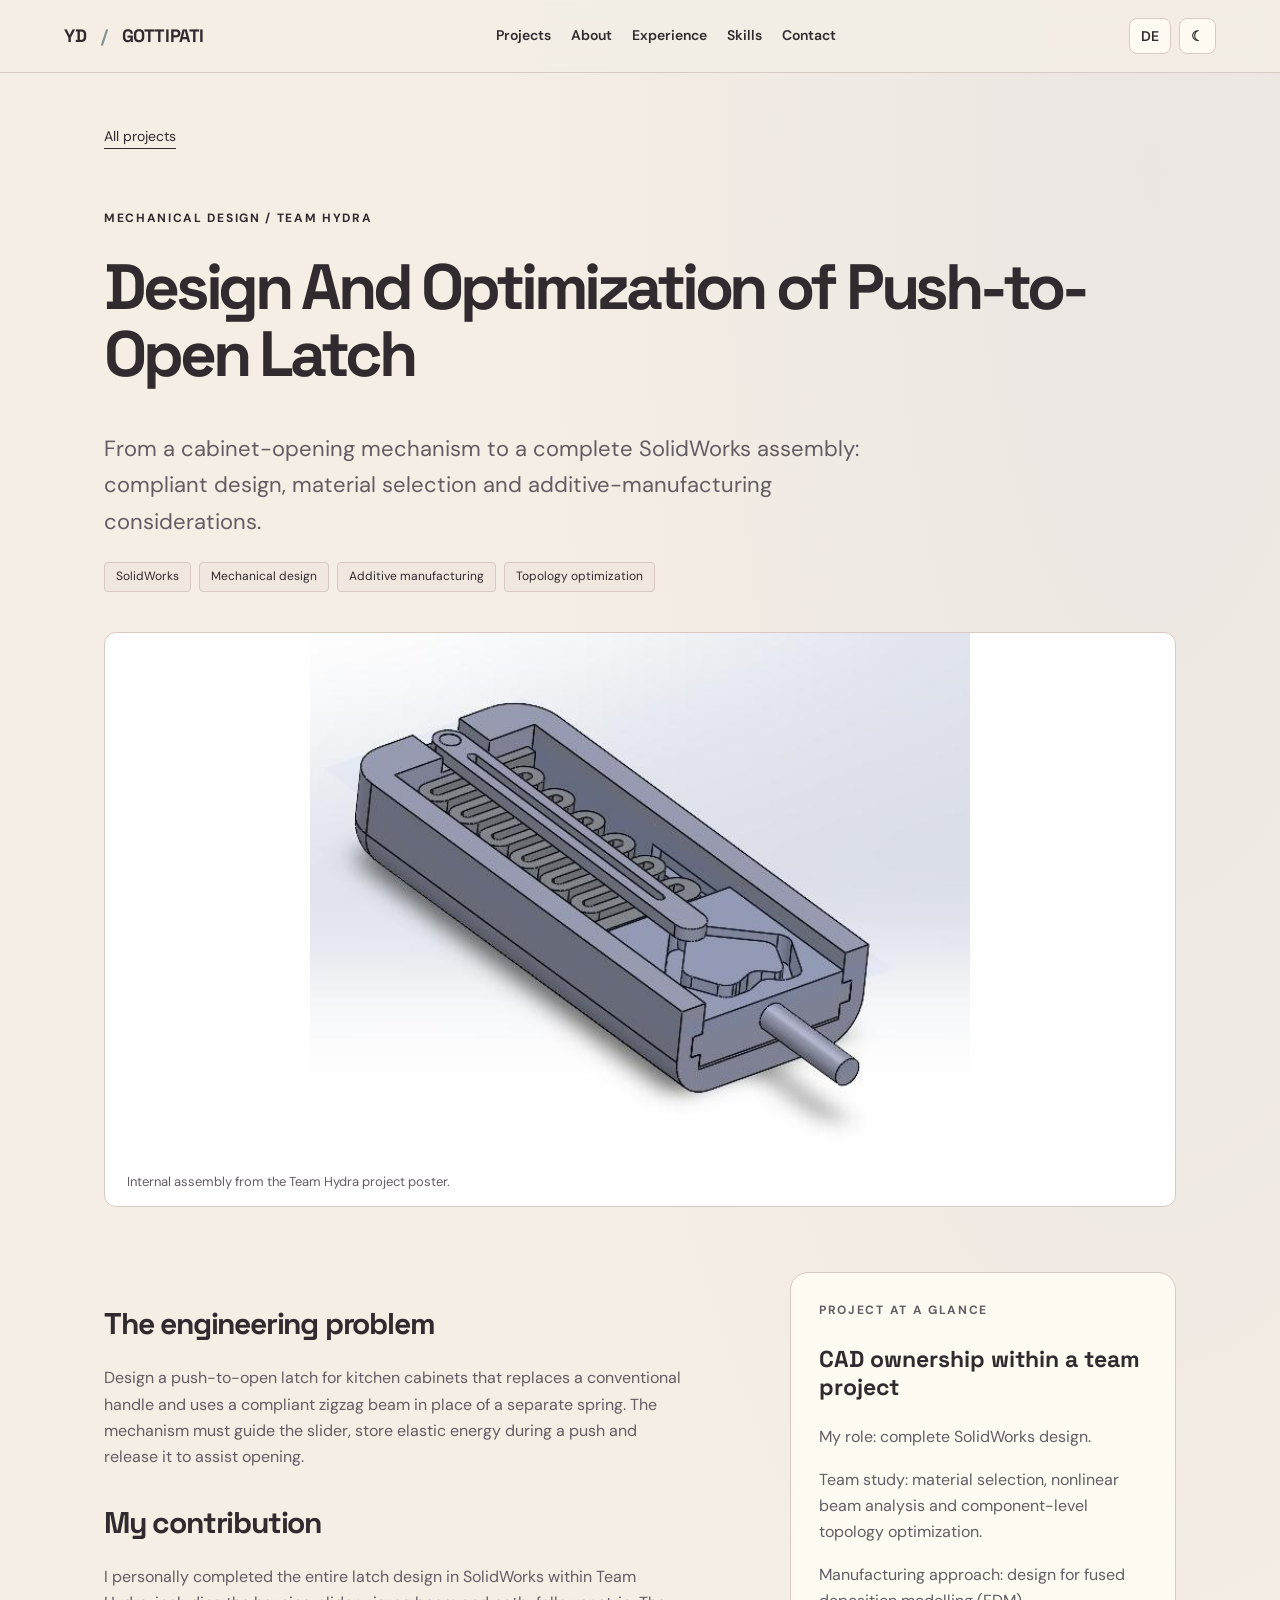
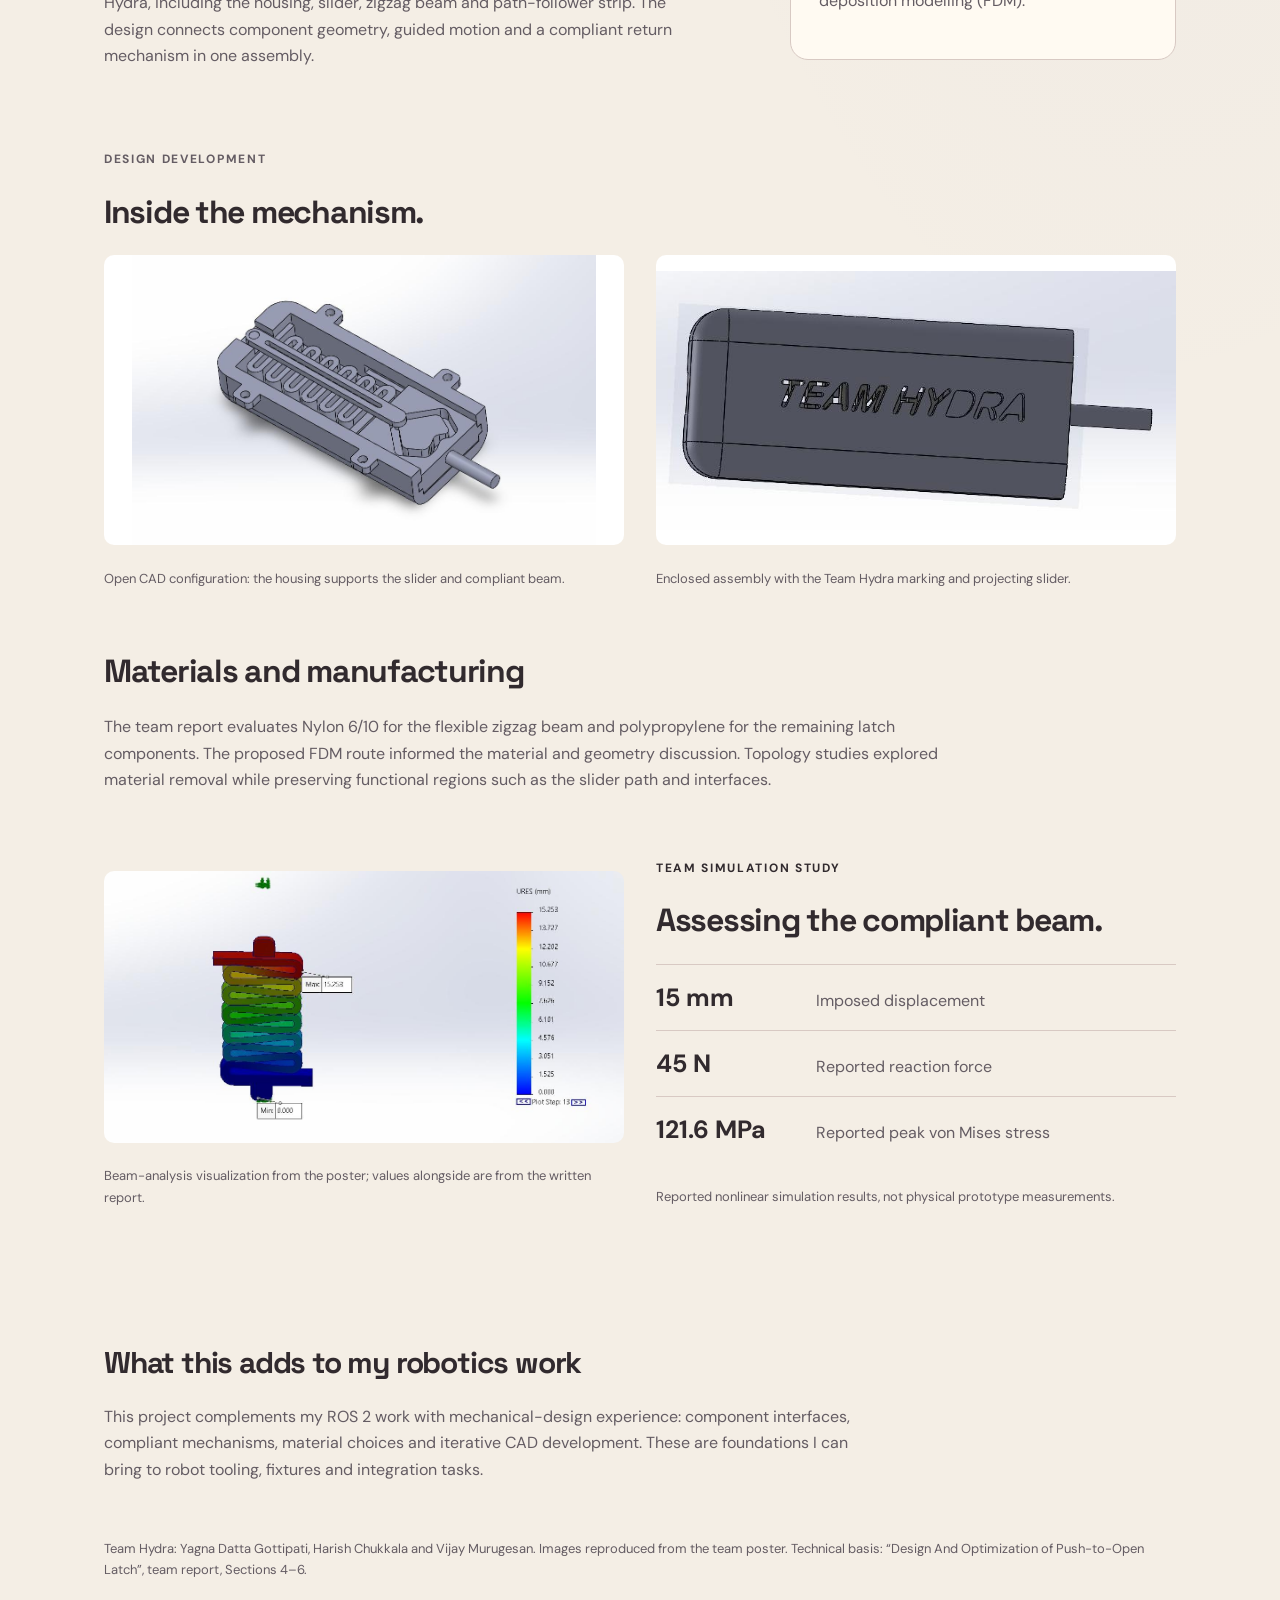
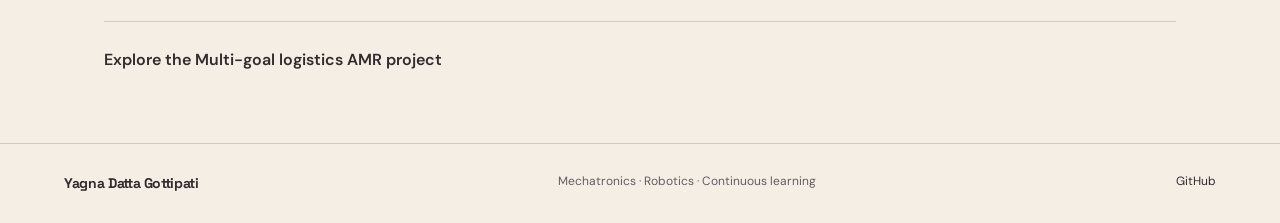
<file: push-to-open-latch.html>
<!doctype html>
<html lang="en"><head><meta charset="utf-8"><meta name="viewport" content="width=device-width,initial-scale=1"><title>Design And Optimization of Push-to-Open Latch | Yagna Datta Gottipati</title><meta name="description" content="Mechatronics and robotics portfolio of Yagna Datta Gottipati. Explore ROS 2 navigation, vision-guided control and ongoing SLAM research."><link rel="stylesheet" href="/style.css"><link rel="icon" href="data:image/svg+xml,%3Csvg%20xmlns='http://www.w3.org/2000/svg'%20viewBox='0%200%2032%2032'%3E%3Crect%20width='32'%20height='32'%20rx='8'%20fill='%2318272c'/%3E%3Cpath%20d='M8%208l8%2010%208-10M16%2018v7'%20fill='none'%20stroke='%23b6f34b'%20stroke-width='3'/%3E%3C/svg%3E"></head><body><a class="skip" href="#main">Skip to content</a><header><a class="brand" href="/">YD<span> / </span>GOTTIPATI</a><nav aria-label="Main navigation"><a href="/#work">Projects</a><a href="/#about">About</a><a href="/#experience">Experience</a><a href="/#skills">Skills</a><a href="/#contact">Contact</a><a class="cv" href="/yagna-datta-cv.pdf" download="Yagna-Datta-Gottipati-CV.pdf" target="_blank" rel="noopener">Download CV</a></nav><div class="preferences"><button type="button" id="language" aria-label="Switch language">DE</button><button type="button" id="theme" aria-label="Switch colour theme">☾</button></div></header><main id="main" class="detail latch-detail"><a class="back" href="/#work">All projects</a>
<p class="eyebrow">MECHANICAL DESIGN / TEAM HYDRA</p>
<h1>Design And Optimization of Push-to-Open Latch</h1>
<p class="detail-intro">From a cabinet-opening mechanism to a complete SolidWorks assembly: compliant design, material selection and additive-manufacturing considerations.</p>
<div class="tags"><span>SolidWorks</span><span>Mechanical design</span><span>Additive manufacturing</span><span>Topology optimization</span></div>
<figure class="latch-hero"><img src="/latch-media/internal-assembly.jpg" alt="SolidWorks latch assembly showing the internal slider, zigzag beam and follower mechanism"><figcaption>Internal assembly from the Team Hydra project poster.</figcaption></figure>
<div class="detail-body"><section><h2>The engineering problem</h2><p>Design a push-to-open latch for kitchen cabinets that replaces a conventional handle and uses a compliant zigzag beam in place of a separate spring. The mechanism must guide the slider, store elastic energy during a push and release it to assist opening.</p><h2>My contribution</h2><p>I personally completed the entire latch design in SolidWorks within Team Hydra, including the housing, slider, zigzag beam and path-follower strip. The design connects component geometry, guided motion and a compliant return mechanism in one assembly.</p></section><aside><p class="eyebrow">PROJECT AT A GLANCE</p><h3>CAD ownership within a team project</h3><p>My role: complete SolidWorks design.</p><p>Team study: material selection, nonlinear beam analysis and component-level topology optimization.</p><p>Manufacturing approach: design for fused deposition modelling (FDM).</p></aside></div>
<section class="latch-section"><p class="eyebrow">DESIGN DEVELOPMENT</p><h2>Inside the mechanism.</h2><div class="latch-gallery"><figure><img loading="lazy" src="/latch-media/early-design.jpg" alt="Early open CAD configuration of the latch with visible compliant beam"><figcaption>Open CAD configuration: the housing supports the slider and compliant beam.</figcaption></figure><figure><img loading="lazy" src="/latch-media/enclosed-latch.jpg" alt="Enclosed Team Hydra latch CAD assembly with projecting slider"><figcaption>Enclosed assembly with the Team Hydra marking and projecting slider.</figcaption></figure></div></section>
<section class="latch-section"><h2>Materials and manufacturing</h2><p>The team report evaluates Nylon 6/10 for the flexible zigzag beam and polypropylene for the remaining latch components. The proposed FDM route informed the material and geometry discussion. Topology studies explored material removal while preserving functional regions such as the slider path and interfaces.</p></section>
<section class="latch-section latch-analysis"><figure><img loading="lazy" src="/latch-media/beam-analysis.jpg" alt="Team Hydra simulation visualization of the compliant zigzag beam"><figcaption>Beam-analysis visualization from the poster; values alongside are from the written report.</figcaption></figure><div><p class="eyebrow">TEAM SIMULATION STUDY</p><h2>Assessing the compliant beam.</h2><dl class="latch-metrics"><div><dt>15 mm</dt><dd>Imposed displacement</dd></div><div><dt>45 N</dt><dd>Reported reaction force</dd></div><div><dt>121.6 MPa</dt><dd>Reported peak von Mises stress</dd></div></dl><p class="latch-caption">Reported nonlinear simulation results, not physical prototype measurements.</p></div></section>
<section class="note"><h2>What this adds to my robotics work</h2><p>This project complements my ROS 2 work with mechanical-design experience: component interfaces, compliant mechanisms, material choices and iterative CAD development. These are foundations I can bring to robot tooling, fixtures and integration tasks.</p></section>
<p class="latch-caption">Team Hydra: Yagna Datta Gottipati, Harish Chukkala and Vijay Murugesan. Images reproduced from the team poster. Technical basis: “Design And Optimization of Push-to-Open Latch”, team report, Sections 4–6.</p>
<div class="detail-next"><a href="/logistics-amr.html">Explore the Multi-goal logistics AMR project</a></div></main><footer><a class="brand" href="/">Yagna Datta Gottipati</a><span>Mechatronics · Robotics · Continuous learning</span><a href="https://github.com/YAGNADATTA25" target="_blank" rel="noopener">GitHub</a></footer><script src="/preferences.js"></script></body></html>
</file>
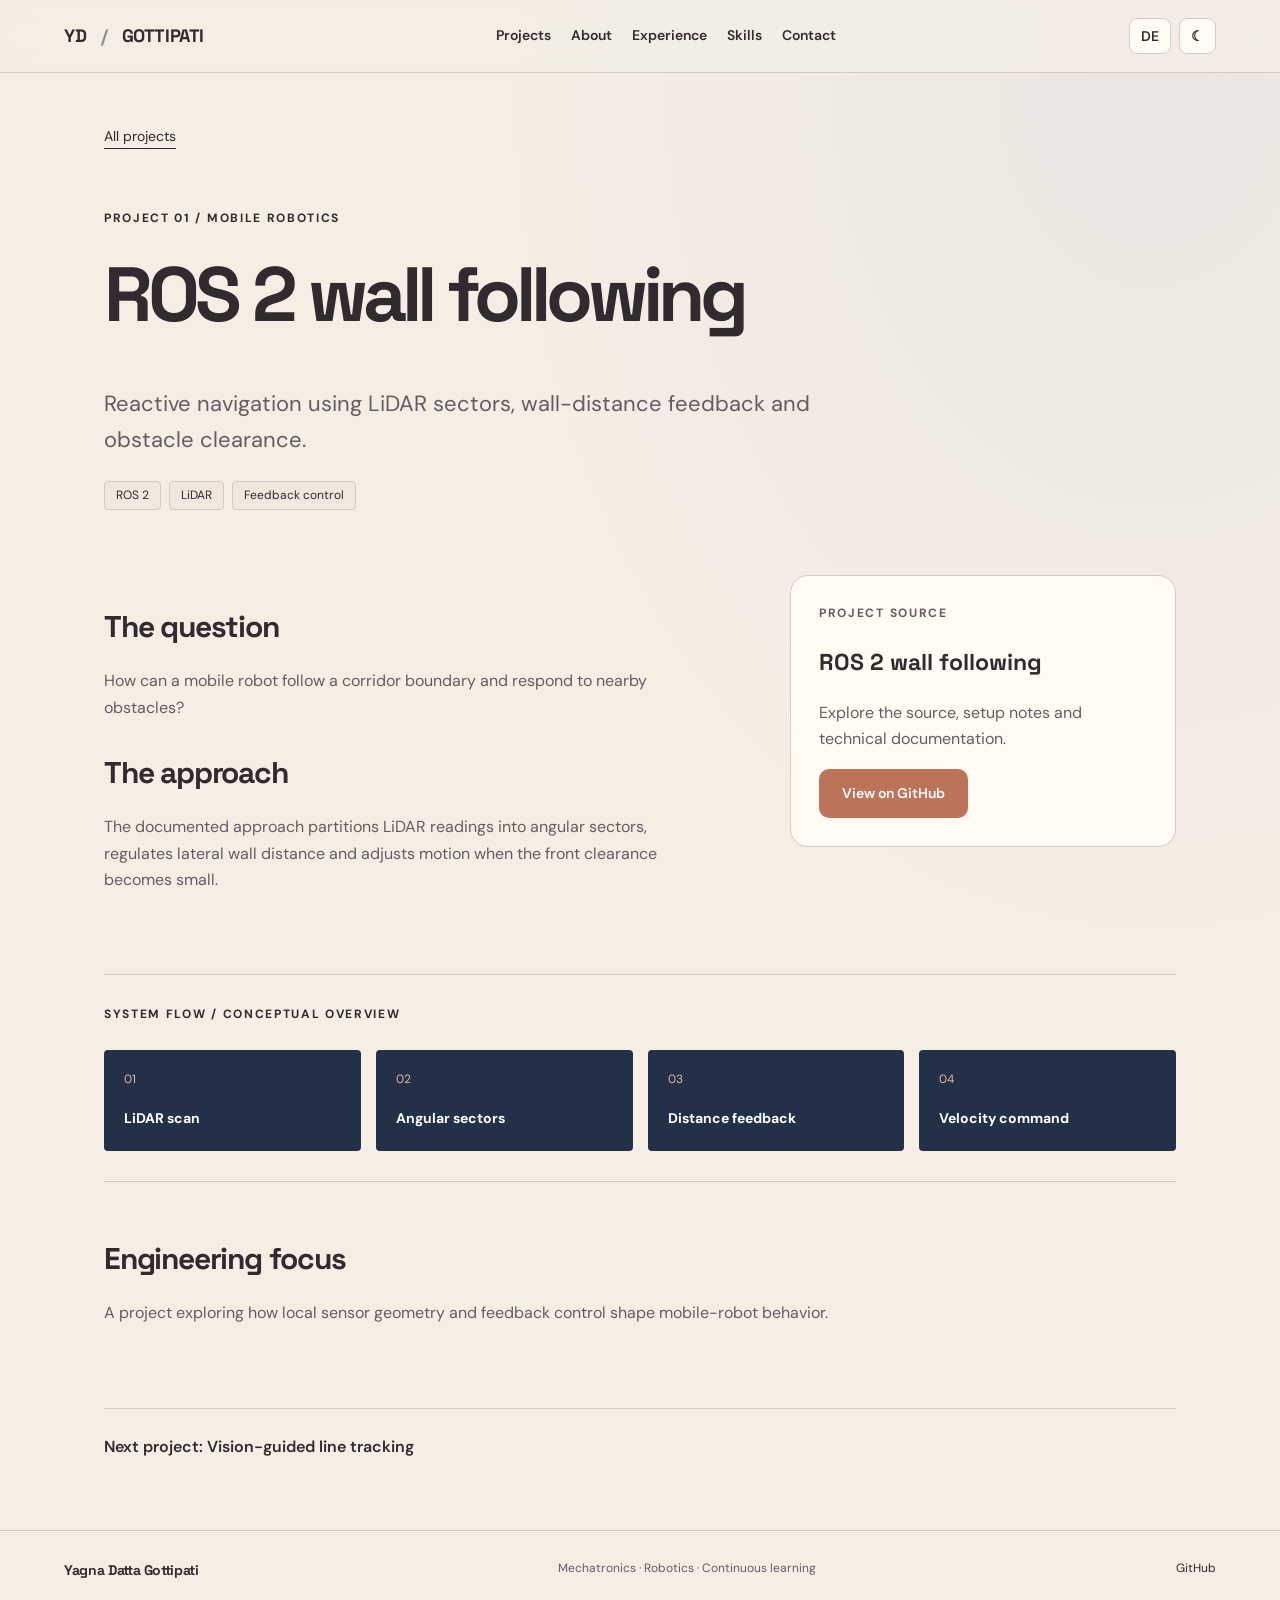
<file: wall-following.html>
<!doctype html>
<html lang="en"><head><meta charset="utf-8"><meta name="viewport" content="width=device-width,initial-scale=1"><title>ROS 2 wall following | Yagna Datta Gottipati</title><meta name="description" content="Mechatronics and robotics portfolio of Yagna Datta Gottipati. Explore ROS 2 navigation, vision-guided control and ongoing SLAM research."><link rel="stylesheet" href="/style.css"><link rel="icon" href="data:image/svg+xml,%3Csvg%20xmlns='http://www.w3.org/2000/svg'%20viewBox='0%200%2032%2032'%3E%3Crect%20width='32'%20height='32'%20rx='8'%20fill='%2318272c'/%3E%3Cpath%20d='M8%208l8%2010%208-10M16%2018v7'%20fill='none'%20stroke='%23b6f34b'%20stroke-width='3'/%3E%3C/svg%3E"></head><body><a class="skip" href="#main">Skip to content</a><header><a class="brand" href="/">YD<span> / </span>GOTTIPATI</a><nav aria-label="Main navigation"><a href="/#work">Projects</a><a href="/#about">About</a><a href="/#experience">Experience</a><a href="/#skills">Skills</a><a href="/#contact">Contact</a><a class="cv" href="/yagna-datta-cv.pdf" download="Yagna-Datta-Gottipati-CV.pdf" target="_blank" rel="noopener">Download CV</a></nav><div class="preferences"><button type="button" id="language" aria-label="Switch language">DE</button><button type="button" id="theme" aria-label="Switch colour theme">☾</button></div></header><main id="main" class="detail"><a class="back" href="/#work">All projects</a><p class="eyebrow">PROJECT 01 / MOBILE ROBOTICS</p><h1>ROS 2 wall following</h1><p class="detail-intro">Reactive navigation using LiDAR sectors, wall-distance feedback and obstacle clearance.</p><div class="tags"><span>ROS 2</span><span>LiDAR</span><span>Feedback control</span></div><div class="detail-body"><section><h2>The question</h2><p>How can a mobile robot follow a corridor boundary and respond to nearby obstacles?</p><h2>The approach</h2><p>The documented approach partitions LiDAR readings into angular sectors, regulates lateral wall distance and adjusts motion when the front clearance becomes small.</p></section><aside><p class="eyebrow">PROJECT SOURCE</p><h3>ROS 2 wall following</h3><p>Explore the source, setup notes and technical documentation.</p><a class="button" href="https://github.com/YAGNADATTA25/ROS2-WALL-FOLLOWING-WITH-ASYMMETRIC-ANGULAR-SHEILDING" target="_blank" rel="noopener">View on GitHub</a></aside></div><section class="pipeline"><p class="eyebrow">SYSTEM FLOW / CONCEPTUAL OVERVIEW</p><div><div><span>01</span><b>LiDAR scan</b></div><div><span>02</span><b>Angular sectors</b></div><div><span>03</span><b>Distance feedback</b></div><div><span>04</span><b>Velocity command</b></div></div></section><section class="note"><h2>Engineering focus</h2><p>A project exploring how local sensor geometry and feedback control shape mobile-robot behavior.</p></section><div class="detail-next"><a href="/line-tracking.html">Next project: Vision-guided line tracking</a></div></main><footer><a class="brand" href="/">Yagna Datta Gottipati</a><span>Mechatronics · Robotics · Continuous learning</span><a href="https://github.com/YAGNADATTA25" target="_blank" rel="noopener">GitHub</a></footer><script src="/preferences.js"></script></body></html>
</file>
<file: style.css>
@import url('https://fonts.googleapis.com/css2?family=DM+Sans:wght@400;500;600;700&family=Space+Grotesk:wght@400;500;600;700&display=swap');
:root{--ink:#18272c;--muted:#536369;--lime:#b6f34b;--line:#d6dfe1;--paper:#f8fafb}*{box-sizing:border-box}html{scroll-behavior:smooth;scroll-padding-top:90px}body{margin:0;background:var(--paper);color:var(--ink);font:16px/1.65 'DM Sans',sans-serif}a{color:inherit;text-decoration:none}a:focus-visible,video:focus-visible{outline:3px solid #528800;outline-offset:6px}h1,h2,h3,.brand{font-family:'Space Grotesk',sans-serif}h1,h2,h3,p{margin-top:0}header{display:flex;align-items:center;justify-content:space-between;padding:25px 5%;border-bottom:1px solid var(--line);background:var(--paper)}.brand{font-weight:700;letter-spacing:-.04em;font-size:18px}.brand span{color:#849297;margin:0 10px}nav{display:flex;gap:30px;align-items:center;font-size:14px;font-weight:600}nav a:hover,.text-link:hover,.contact-links a:hover{color:#527d15}.cv{border:1px solid var(--ink);padding:10px 18px;border-radius:5px}.hero{display:grid;grid-template-columns:1.05fr 1fr;gap:7%;padding:65px 5% 55px;max-width:1600px;margin:auto}.eyebrow{font-size:12px;letter-spacing:.14em;font-weight:700;margin-bottom:25px}.hero h1{font-size:clamp(64px,7.2vw,116px);line-height:.97;letter-spacing:-.075em;margin:0 0 30px}.hero h1 span{background:var(--lime);padding:0 13px 6px;margin-left:-13px}.intro{max-width:460px;color:var(--muted);font-size:18px}.hero-actions{display:flex;gap:28px;align-items:center;margin:30px 0}.button{display:inline-block;background:var(--ink);color:white;padding:13px 23px;border-radius:5px;font-size:14px;font-weight:600}.button:hover{background:#34474e}.text-link{font-size:14px;font-weight:600;border-bottom:1px solid}.location{font-size:13px;color:var(--muted);margin:30px 0 0}.hero-media{align-self:center;border:1px solid var(--line);background:#fff;border-radius:8px;overflow:hidden;transform:rotate(-2deg);box-shadow:12px 16px 0 #e8eef0}.media-label,.media-foot{display:flex;justify-content:space-between;font-size:12px;letter-spacing:.06em;font-weight:600;padding:18px}.image-link{display:block;position:relative}.image-link img{display:block;width:100%;aspect-ratio:1.3;object-fit:cover}.image-caption{background:var(--ink);color:white;display:flex;justify-content:space-between;gap:10px;padding:17px;font-size:14px}.image-caption b{font-size:12px;color:var(--lime)}.discipline-strip{border-top:1px solid var(--line);border-bottom:1px solid var(--line);display:flex;justify-content:space-around;gap:20px;padding:20px 5%;font-size:12px;font-weight:700;letter-spacing:.13em}.section{padding:85px 5%;max-width:1600px;margin:auto}.section-head{display:flex;justify-content:space-between;align-items:end;margin-bottom:35px;gap:30px}.section-head .eyebrow{margin-bottom:13px}h2{font-size:clamp(32px,4vw,54px);line-height:1.1;letter-spacing:-.055em;margin-bottom:25px}.section-head h2{margin-bottom:0}.section-head>p{font-size:15px;color:var(--muted);margin:0}.project-grid{display:grid;grid-template-columns:1fr 1fr;gap:24px}.project{padding:32px;background:white;border:1px solid var(--line);border-radius:7px;transition:transform .2s,border-color .2s}.project:hover{transform:translateY(-5px);border-color:var(--ink)}.project-top{display:flex;justify-content:space-between;gap:15px;font-size:12px;letter-spacing:.07em;margin-bottom:45px}.kind{color:var(--muted)}.project h3{font-size:32px;line-height:1.15;letter-spacing:-.05em;margin-bottom:15px}.project>p{color:var(--muted);max-width:440px}.tags{display:flex;flex-wrap:wrap;gap:8px}.tags span{font-size:12px;padding:4px 11px;background:#eef3f4;border-radius:4px}.project-bottom{display:flex;justify-content:space-between;gap:15px;border-top:1px solid var(--line);margin-top:35px;padding-top:20px;font-size:14px}.project-bottom>span{white-space:nowrap}.research{background:var(--ink);color:white;display:grid;grid-template-columns:1.1fr 1fr;gap:12%;max-width:none}.research .eyebrow{color:var(--lime)}.research p:not(.eyebrow){color:#c2d0d4;max-width:490px}.light{background:var(--lime);color:var(--ink);margin-top:15px}.light:hover{background:#c9ff79}.roadmap{align-self:center}.roadmap>div{display:flex;gap:25px;padding:24px 0;border-bottom:1px solid #43575d}.roadmap>div>span{color:var(--lime);font-family:'Space Grotesk';font-size:24px}.roadmap p{margin:0}.roadmap b{display:block;color:white;font-size:18px}.roadmap small{font-size:14px}.about{display:grid;grid-template-columns:1fr 1fr;gap:8%;border-bottom:1px solid var(--line)}.about h2 span{color:#657980}.large-copy{font-size:20px;line-height:1.6}.about p:not(.large-copy):not(.eyebrow){color:var(--muted)}.education{margin-top:35px}.education>div{padding:18px 0;border-top:1px solid var(--line)}.education span{display:block;font-size:12px;color:var(--muted);margin-bottom:8px}.education b{display:block;font-size:16px}.education p{font-size:14px;margin:5px 0 0}.skill-grid{display:grid;grid-template-columns:repeat(3,1fr);gap:35px}.skill-grid>div{border-top:2px solid var(--ink);padding-top:22px}.skill-grid h3{font-size:21px;letter-spacing:-.035em}.skill-grid p{color:var(--muted);font-size:15px}.contact{background:#e9f0f2;max-width:none}.contact h2{font-size:clamp(42px,5.5vw,78px)}.contact h2 span{color:#60787e}.contact>p:not(.eyebrow){color:var(--muted)}.email{display:inline-block;font-family:'Space Grotesk';font-size:clamp(19px,3vw,35px);border-bottom:2px solid var(--ink);margin:20px 0}.contact-links{display:flex;gap:30px;margin-top:20px;font-size:14px;font-weight:600}footer{padding:28px 5%;display:flex;justify-content:space-between;gap:20px;font-size:12px;border-top:1px solid var(--line)}footer .brand{font-size:14px}footer>span{color:var(--muted)}.skip{position:absolute;top:-100px}.skip:focus{top:10px;left:10px;background:white;z-index:10;padding:15px}.detail{max-width:1200px;margin:auto;padding:50px 5% 70px}.back{display:inline-block;font-size:14px;border-bottom:1px solid;margin-bottom:60px}.detail h1{font-size:clamp(48px,6vw,82px);line-height:1.05;letter-spacing:-.065em;max-width:800px}.detail-intro{font-size:22px;max-width:760px;color:var(--muted)}.detail-body{display:grid;grid-template-columns:1.5fr 1fr;gap:10%;margin:65px 0}.detail-body h2,.demo h2,.note h2{font-size:30px;margin-top:35px}.detail-body p,.note p{color:var(--muted)}aside{align-self:start;background:#e9f0f2;padding:28px;border-radius:6px}aside h3{font-size:23px;line-height:1.2}.pipeline{padding:30px 0;border-block:1px solid var(--line)}.pipeline>div{display:grid;grid-template-columns:repeat(4,1fr);gap:15px}.pipeline>div>div{background:var(--ink);color:white;padding:20px;border-radius:4px}.pipeline span{display:block;color:var(--lime);font-size:12px;margin-bottom:15px}.pipeline b{font-size:14px}.demo{margin-top:50px}.demo video{width:100%;max-height:650px;background:var(--ink);border-radius:6px}.demo p{font-size:14px;color:var(--muted)}.note{max-width:750px;padding:25px 0}.detail-next{border-top:1px solid var(--line);margin-top:40px;padding-top:25px;font-weight:600}@media(prefers-reduced-motion:reduce){html{scroll-behavior:auto}.project{transition:none}}@media(min-width:1600px){.research,.contact{padding-inline:calc((100vw - 1440px)/2)}}@media(max-width:800px){header{padding:20px 5%;align-items:start;gap:15px}nav{gap:15px;flex-wrap:wrap;justify-content:end}.brand{font-size:14px;white-space:nowrap}.brand span{margin:0 3px}.cv{padding:6px 10px}.hero{grid-template-columns:1fr;padding-top:45px;gap:40px}.hero h1{font-size:80px}.hero-media{max-width:600px;width:95%;margin:auto;transform:none}.discipline-strip{flex-wrap:wrap;font-size:11px;gap:15px}.section{padding-block:55px}.section-head{display:block}.section-head>p{margin-top:20px}.project-grid,.research,.about,.detail-body{grid-template-columns:1fr}.project h3{font-size:29px}.project{padding:24px}.project-top{margin-bottom:30px}.project-bottom{font-size:12px}.research{gap:30px}.about{gap:20px}.skill-grid{grid-template-columns:1fr;gap:20px}.contact h2{font-size:48px}footer{flex-wrap:wrap}.detail-body{gap:20px;margin-top:35px}.pipeline>div{grid-template-columns:1fr 1fr}.detail h1{font-size:48px}.detail-intro{font-size:19px}}@media(max-width:400px){nav{font-size:12px;gap:10px}nav .cv{width:100%;text-align:center}.hero h1{font-size:68px}.media-label,.media-foot{font-size:10px}.image-caption{flex-direction:column}.project-bottom{flex-direction:column}.contact-links{gap:20px}}
/* Portrait-led design, adapted from the supplied reference. */
:root{--ink:#312a2e;--muted:#645c63;--lime:#bc7359;--line:#d8c9c3;--paper:#f4eee5;--surface:#fffaf2}body{background:radial-gradient(ellipse at 90% 5%,#8a8ec415,transparent 40%),var(--paper)}header{position:sticky;top:0;z-index:10;padding:18px max(5%,calc((100vw - 1200px)/2));background:color-mix(in srgb,var(--paper) 92%,transparent);backdrop-filter:blur(14px);gap:25px}.brand{letter-spacing:-.025em}nav{gap:20px}nav .cv{display:none}.preferences{display:flex;gap:8px}.preferences button{font:600 14px 'DM Sans';border:1px solid var(--line);background:var(--surface);color:var(--ink);padding:8px 11px;border-radius:8px;cursor:pointer}.preferences button:hover{border-color:var(--lime)}main:not(.detail){max-width:1240px;margin:auto;padding:35px 22px}.hero{grid-template-columns:1fr 260px;gap:50px;padding:55px;max-width:1200px;border:1px solid var(--line);border-radius:32px;box-shadow:0 25px 70px #12172216;background:radial-gradient(circle at 15% 12%,#8a8ec422,transparent 45%),radial-gradient(circle at 95% 30%,#bc73591c,transparent 40%),var(--surface)}.hero h1{font-size:clamp(44px,5vw,68px);line-height:1.06;letter-spacing:-.055em;margin-bottom:15px}.hero h1 span{background:none;padding:0;margin:0;color:var(--lime)}.role{font-size:22px;letter-spacing:-.03em;line-height:1.4;color:var(--muted);margin-bottom:22px}.intro{max-width:650px;font-size:17px}.hero-facts{display:flex;flex-wrap:wrap;gap:8px 18px;color:var(--muted);font-size:14px;margin-top:20px}.hero-actions{gap:12px;margin:26px 0 18px}.button{background:var(--lime);border-radius:10px}.button:hover{background:#a7624b}.outline-button{font-size:14px;font-weight:600;padding:12px 20px;border:1px solid var(--line);border-radius:10px}.social-row{display:flex;gap:25px;font-size:14px;font-weight:600}.portrait-wrap{align-self:center;text-align:center}.portrait{width:210px;height:210px;border-radius:50%;object-fit:cover;border:7px solid var(--surface);box-shadow:0 14px 45px #22314726}.portrait-wrap p{font-size:14px;color:var(--muted);margin:22px 0 0}.section{padding:55px 0;max-width:1200px}.section-head h2,h2{font-size:32px;letter-spacing:-.04em}.section-head>p{font-size:14px}.project{background:var(--surface);border-radius:22px;overflow:hidden;padding:28px}.project h3{font-size:25px;letter-spacing:-.035em}.project-top{margin-bottom:25px}.project-bottom{font-size:14px}.project-image{width:calc(100% + 56px);height:210px;object-fit:cover;margin:-28px -28px 25px}.tags span{background:#f0e7df;color:var(--ink);border:1px solid var(--line)}.research{padding:40px;border-radius:26px;background:#223147;margin:10px 0 45px;gap:50px}.research h2{font-size:34px}.research .eyebrow,.roadmap>div>span{color:#e4b7a4}.research .light{background:#d48a6d;color:#fff}.about{padding:40px;background:var(--surface);border:1px solid var(--line);border-radius:26px;gap:40px}.about h2{font-size:31px}.about h2 span{color:var(--lime)}.large-copy{font-size:18px}.experience{padding:50px 0 15px}.experience-grid{display:grid;grid-template-columns:1fr 1fr;gap:25px}.experience-grid article{background:var(--surface);padding:28px;border:1px solid var(--line);border-radius:22px}.experience-date{font-size:12px;color:var(--muted);letter-spacing:.06em}.experience-grid h3{font-size:23px;margin:15px 0 10px;line-height:1.2}.experience-grid b{font-size:14px}.experience-grid p{color:var(--muted);margin:15px 0 0}.skill-grid>div{background:var(--surface);padding:25px;border:1px solid var(--line);border-radius:18px}.skill-grid h3{font-size:21px}.contact{padding:40px;border:1px solid var(--line);border-radius:26px;background:radial-gradient(circle at 90% 0,#8a8ec425,transparent 50%),var(--surface)}.contact h2{font-size:42px}.contact h2 span{color:var(--lime)}.email{font-size:28px}.detail aside{background:var(--surface);border:1px solid var(--line);border-radius:18px}.pipeline>div>div{background:#223147}.pipeline span{color:#e4b7a4}html[data-theme=dark]{--ink:#f2eadf;--muted:#c3bdba;--lime:#d48a6d;--line:#334053;--paper:#101723;--surface:#182130;color-scheme:dark}html[data-theme=dark] .tags span{background:#1f2938}html[data-theme=dark] .contact h2 span,html[data-theme=dark] .about h2 span{color:#d48a6d}html[data-theme=dark] .button:hover{background:#a7624b}@media(max-width:1000px){header{flex-wrap:wrap;gap:12px}header nav{order:3;width:100%;justify-content:center;gap:25px}.preferences{margin-left:auto}.hero{grid-template-columns:1fr 200px;padding:38px;gap:25px}.portrait{width:180px;height:180px}}@media(max-width:700px){main:not(.detail){padding:22px 16px}.hero{display:flex;flex-direction:column-reverse;padding:30px 24px;gap:25px}.portrait-wrap p{display:none}.portrait{width:150px;height:150px}.hero h1{font-size:44px}.hero .eyebrow{font-size:11px;line-height:1.7}.hero-actions{flex-wrap:wrap}.hero-facts{display:block}.hero-facts span{display:block}.section{padding:40px 0}.about,.research,.contact{padding:28px;margin-block:20px}.experience-grid{grid-template-columns:1fr}.contact h2{font-size:36px}.email{font-size:20px}header nav{gap:16px;font-size:13px}.preferences button{padding:6px 10px}.project-bottom{flex-direction:column}.skill-grid{gap:16px}.portrait-wrap{align-self:center}.hero-copy{width:100%}}
.portrait{object-position:center 20%;height:230px;width:230px}.project{cursor:default}.project:hover{transform:none}.project-bottom a{font-weight:600;border-bottom:1px solid transparent}.project-bottom a:hover{border-color:currentColor;color:var(--lime)}.project-detail-link{color:var(--muted)}.education-panel{align-self:start}.education-panel .education{margin-top:0}.tool-list{margin:0}.tool-list>div{padding:12px 0;border-top:1px solid var(--line)}.tool-list dt{font-size:13px;color:var(--muted);margin-bottom:5px}.tool-list dd{font-size:16px;margin:0;line-height:1.5}.skill-grid{grid-template-columns:1fr 1fr}.learning-list{list-style:none;padding:0;margin:0}.learning-list li{padding:12px 0;border-top:1px solid var(--line);font-size:16px}.primary-languages{display:flex;gap:12px;flex-wrap:wrap}.primary-languages span{background:var(--paper);border:1px solid var(--line);border-radius:8px;padding:10px 18px;font-size:18px;font-weight:600}.other-languages{margin:18px 0 0}.phone{display:block;font-size:21px;width:fit-content;margin:5px 0 20px}.phone:hover{color:var(--lime)}.project-context{color:var(--muted);font-size:16px;max-width:760px}.contact-links{flex-wrap:wrap}@media(max-width:700px){.skill-grid{grid-template-columns:1fr}.portrait{width:170px;height:170px}}
/* Final layout refinements */
.hero .eyebrow{font-size:14px;letter-spacing:.065em;text-transform:none}.portrait{display:block;width:230px;height:auto;aspect-ratio:896/1195;object-fit:contain;object-position:center;border-radius:22px;border:6px solid var(--surface);margin:auto}.portrait-wrap p{font-size:13px;margin-top:16px}.education-only{display:block;padding:30px 36px}.education-only .eyebrow{margin-bottom:18px}.education-only .education{display:grid;grid-template-columns:1fr 1fr;gap:32px;margin:0}.education-only .education>div{padding:16px 0 4px}.skill-grid{grid-template-columns:repeat(4,minmax(0,1fr));gap:14px}.skill-grid>div{padding:18px;border-radius:14px}.skill-grid h3{font-size:18px;line-height:1.3;min-height:46px;margin-bottom:12px}.tool-list>div{padding:8px 0}.tool-list dt{font-size:12px;margin-bottom:3px}.tool-list dd{font-size:14px}.learning-list li{font-size:14px;padding:9px 0}.primary-languages{gap:8px}.primary-languages span{font-size:15px;padding:6px 10px}.skill-grid .other-languages{font-size:14px}.contact h2{font-size:32px;margin-bottom:18px}.research{margin-top:0}.project-grid{align-items:stretch}@media(max-width:1000px){.skill-grid{grid-template-columns:repeat(2,minmax(0,1fr))}.skill-grid h3{min-height:0}.portrait{width:195px}}@media(max-width:700px){.portrait{width:180px;height:auto}.education-only{padding:24px}.education-only .education{grid-template-columns:1fr;gap:12px}.hero .eyebrow{font-size:13px}.skill-grid{grid-template-columns:repeat(2,minmax(0,1fr))}.skill-grid>div{padding:16px}.skill-grid h3{font-size:17px}}@media(max-width:430px){.skill-grid{grid-template-columns:1fr}.skill-grid h3{min-height:0}}
.portrait-frame{position:relative;width:240px;aspect-ratio:1;border-radius:50%;overflow:hidden;margin:0 auto;border:6px solid var(--surface);box-shadow:0 14px 45px #22314726}.portrait-frame .portrait{position:absolute;top:0;left:-22.58%;width:144.516%;max-width:none;height:auto;aspect-ratio:auto;object-fit:initial;object-position:initial;border:0;border-radius:0;margin:0;box-shadow:none}@media(max-width:1000px){.portrait-frame{width:210px}}@media(max-width:700px){.portrait-frame{width:190px}}

/* Team Hydra mechanical-design project */
.latch-detail h1{font-size:clamp(36px,5vw,70px);max-width:1050px}.latch-hero{margin:40px 0 60px;background:white;border:1px solid var(--line);border-radius:12px;overflow:hidden}.latch-hero img{display:block;width:100%;max-height:510px;object-fit:contain}.latch-hero figcaption{color:#536369;padding:14px 22px;margin:0}.latch-section{margin:65px 0}.latch-section>p{max-width:850px;color:var(--muted)}.latch-gallery,.latch-analysis{display:grid;grid-template-columns:1fr 1fr;gap:32px;align-items:center}.latch-gallery figure,.latch-analysis figure{margin:0}.latch-gallery img{width:100%;height:290px;object-fit:contain;background:#fff;border-radius:10px}.latch-analysis img{width:100%;background:#fff;border-radius:10px}.latch-detail figcaption,.latch-caption{font-size:13px;color:var(--muted);margin-top:14px}.latch-metrics{margin:24px 0}.latch-metrics>div{display:flex;gap:20px;border-top:1px solid var(--line);padding:12px 0;align-items:baseline}.latch-metrics dt{font-size:25px;font-weight:700;min-width:140px}.latch-metrics dd{margin:0;color:var(--muted)}.latch-card-image{width:100%;height:200px;object-fit:contain;background:white;border-radius:8px;margin:10px 0 24px}.latch-project{grid-column:1/-1;display:block}.latch-project .latch-card-image{float:right;width:42%;height:230px;margin:0 0 25px 30px}.latch-project:after{content:"";display:block;clear:both}.latch-project .project-bottom{margin-top:22px}@media(max-width:700px){.latch-gallery,.latch-analysis{grid-template-columns:1fr}.latch-project .latch-card-image{float:none;width:100%;margin:0 0 24px}.latch-metrics>div{display:block}.latch-gallery img{height:auto}.latch-detail h1{overflow-wrap:break-word}}

/* Consistent project imagery across the portfolio. */
.project.visual-project{grid-column:1/-1;display:block}.project.visual-project:after{content:"";display:block;clear:both}.project-visual{float:right;width:42%;margin:0 0 25px 30px}.project-visual img{display:block;width:100%;height:260px;object-fit:contain;background:#eef3f4;border-radius:10px}.project-visual figcaption{font-size:12px;color:var(--muted);margin-top:9px}.visual-project .project-bottom{margin-top:22px;max-width:53%}.visual-project h3{max-width:54%}@media(max-width:700px){.project-visual{float:none;width:100%;margin:0 0 24px}.project-visual img{height:auto;max-height:310px}.visual-project h3,.visual-project .project-bottom{max-width:none}}
</file>
